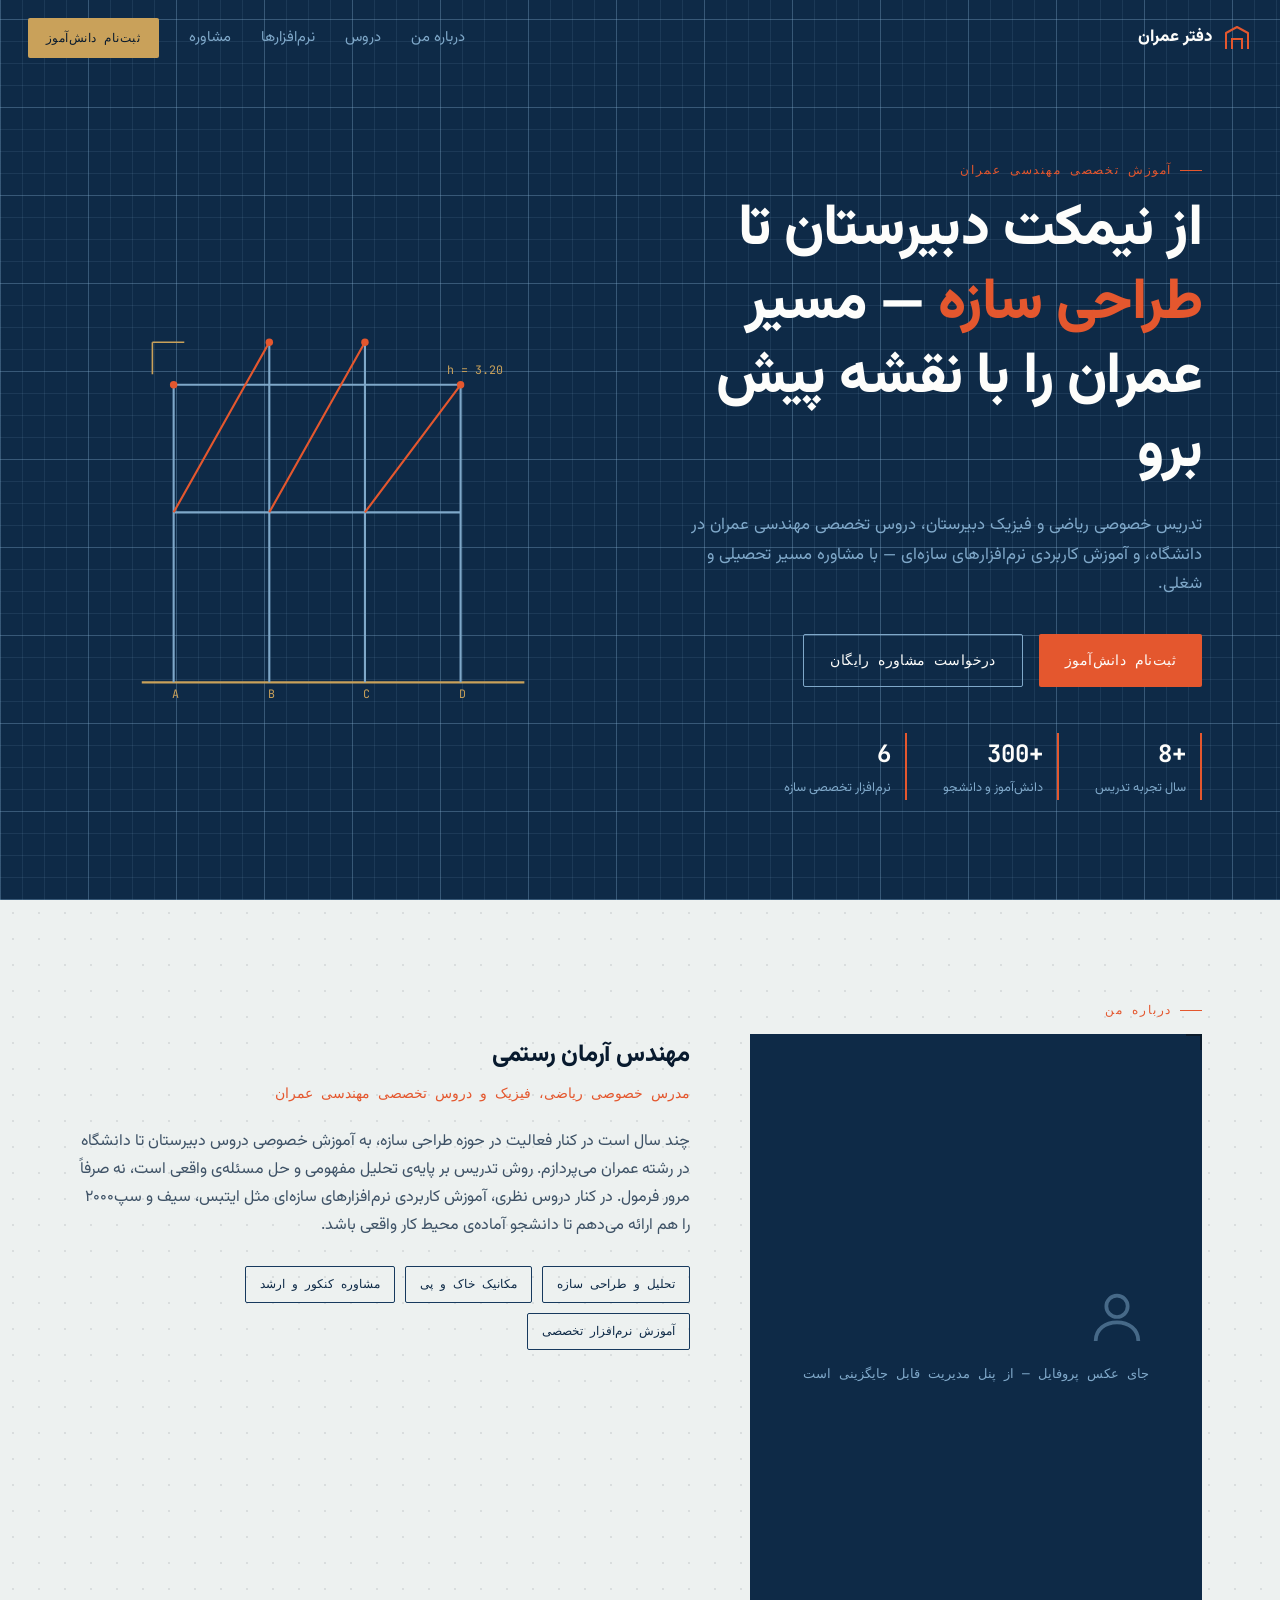
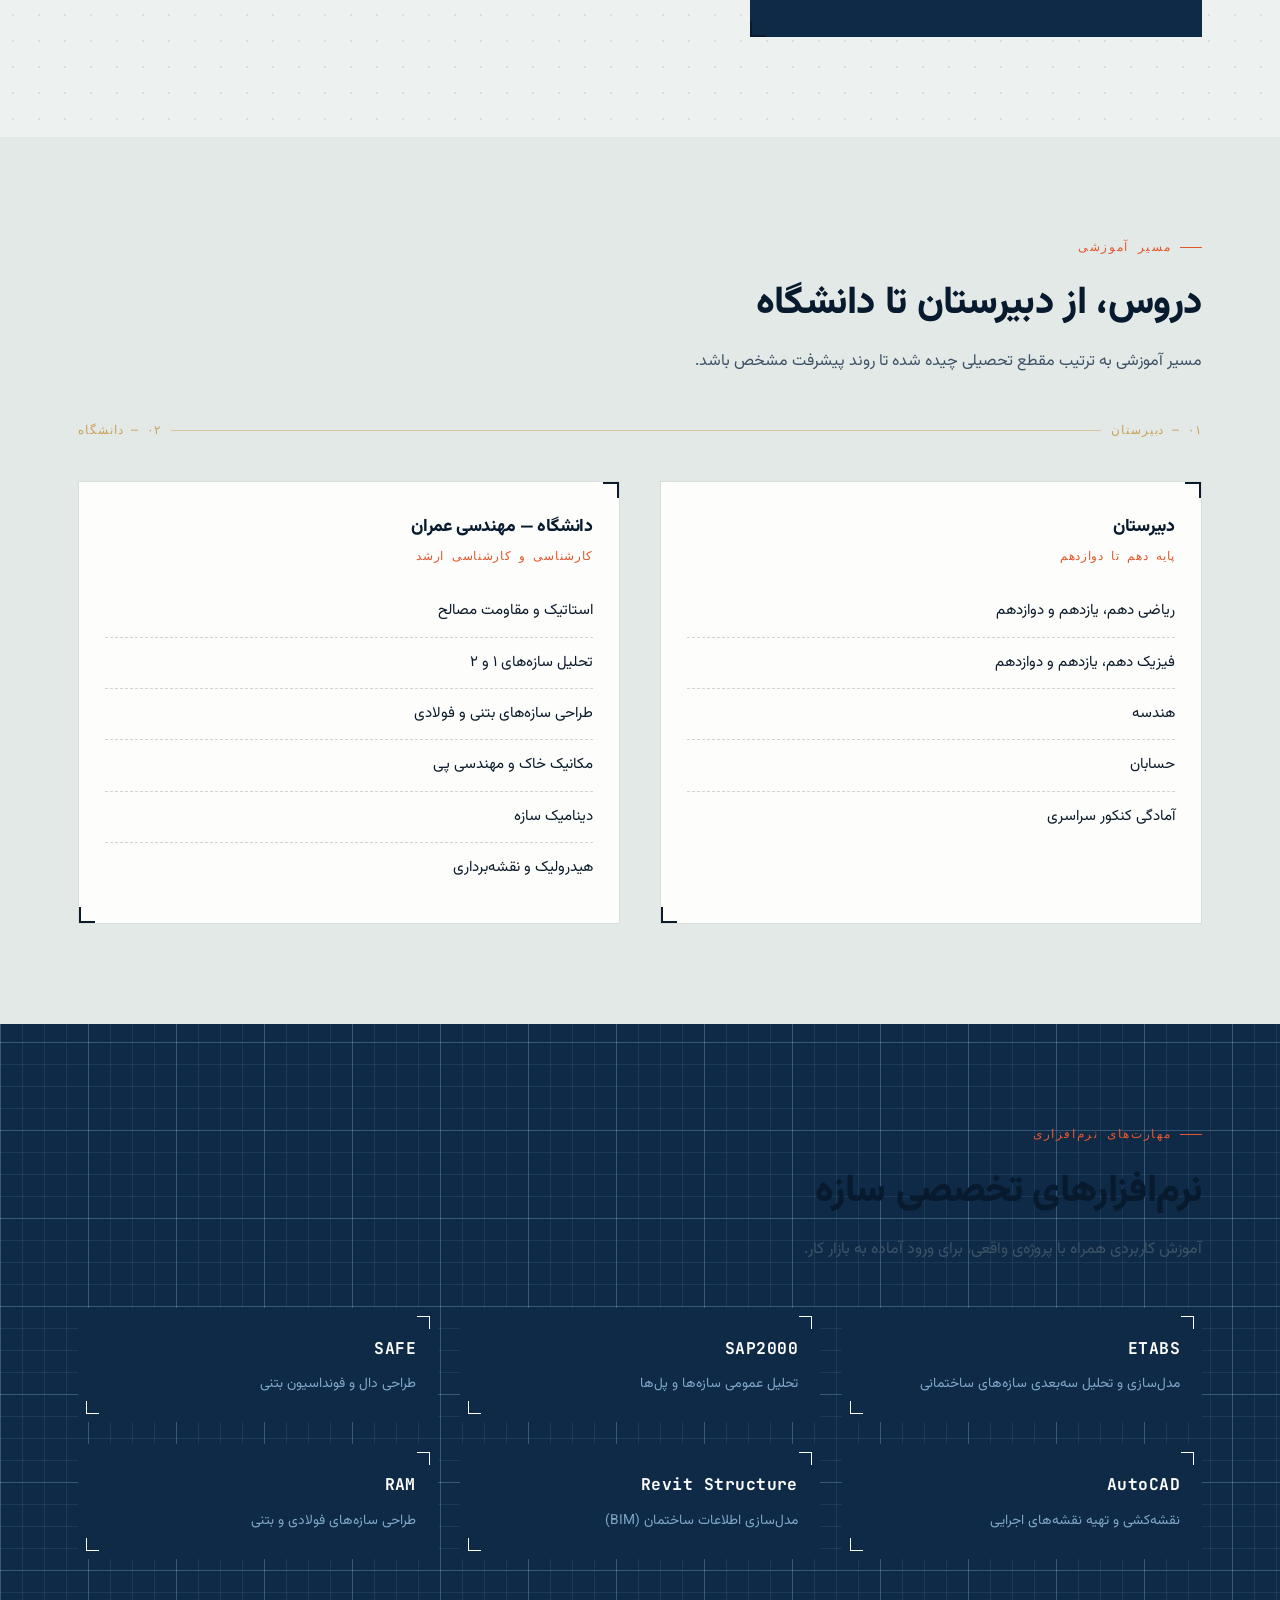
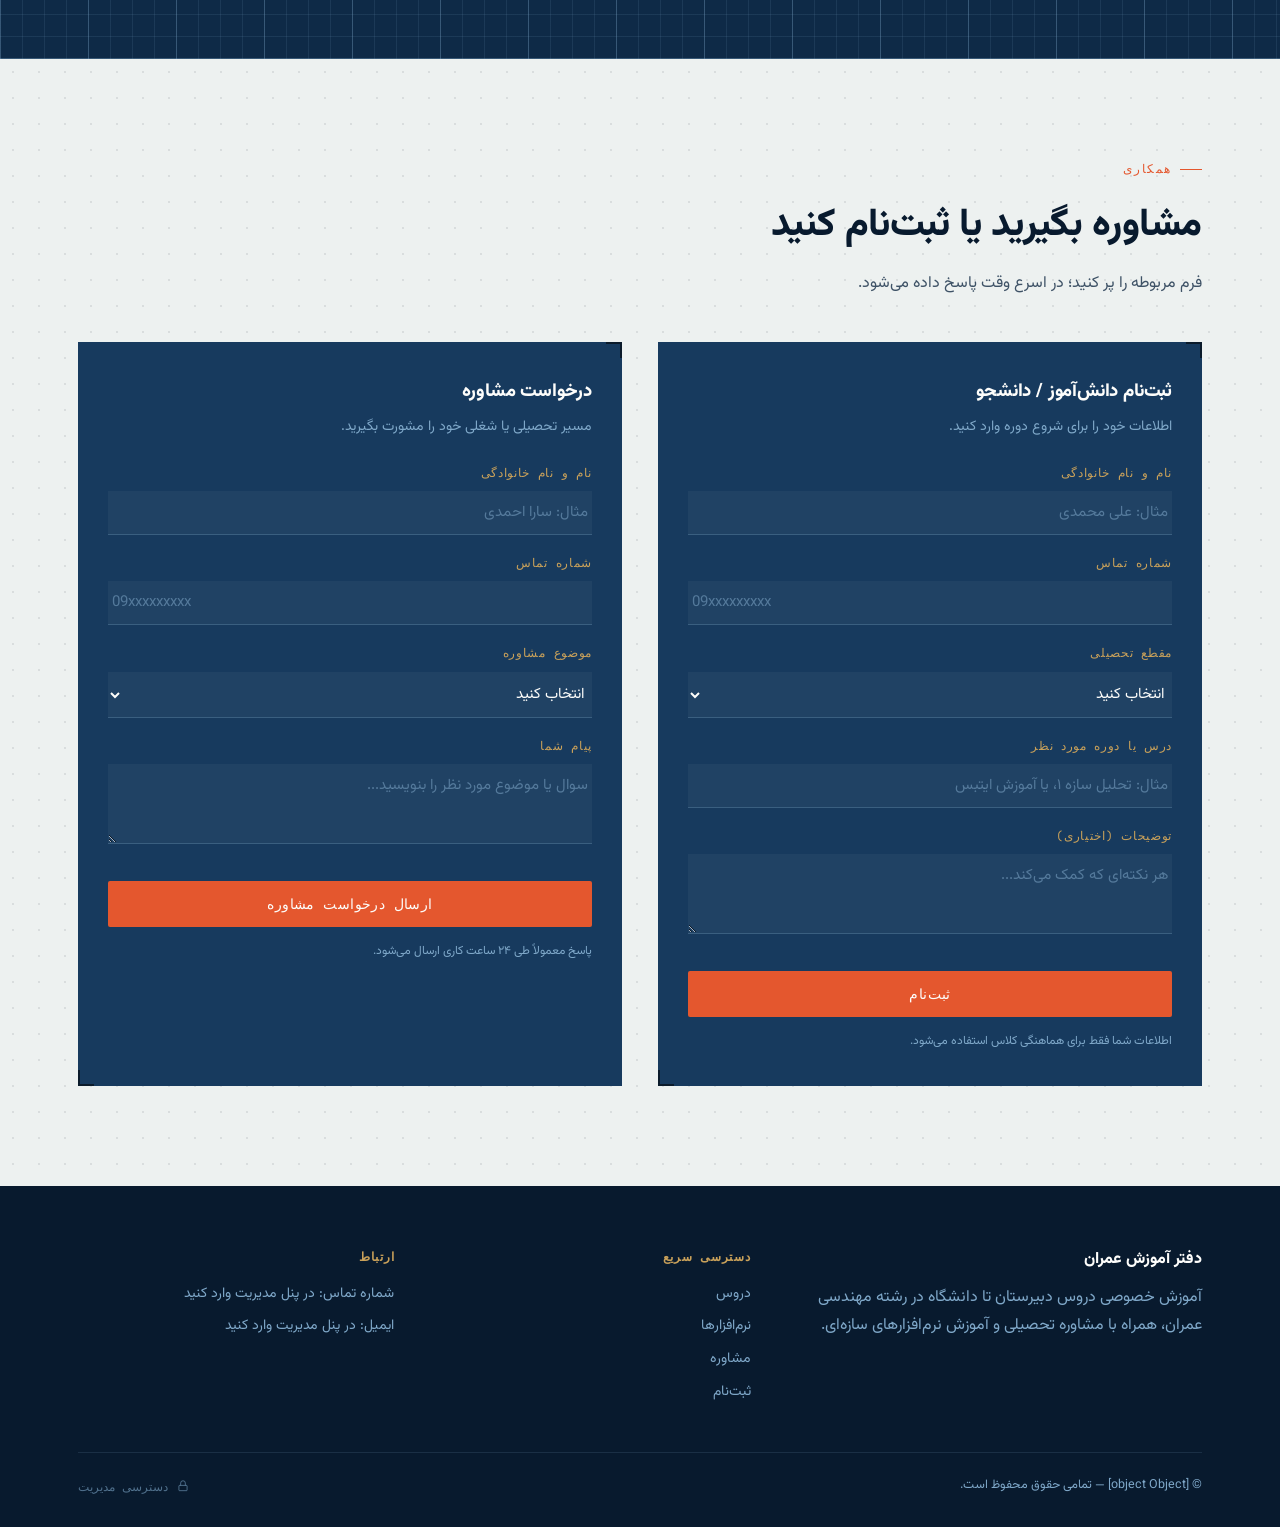
<file: civil-training.html>
<!DOCTYPE html>
<html lang="fa" dir="rtl">
<head>
<meta charset="UTF-8">
<meta name="viewport" content="width=device-width, initial-scale=1.0">
<title>دفتر آموزش عمران — پذیرش، مشاوره و آموزش تخصصی</title>
<link rel="preconnect" href="https://fonts.googleapis.com">
<link rel="preconnect" href="https://fonts.gstatic.com" crossorigin>
<link href="https://fonts.googleapis.com/css2?family=Vazirmatn:wght@400;500;600;700;800;900&family=JetBrains+Mono:wght@400;500;600;700&display=swap" rel="stylesheet">
<style>
:root{
  --navy-deep:#081A2E;
  --navy:#0E2A47;
  --navy-soft:#173A5E;
  --blue-line:#7FA8C9;
  --blue-line-dim:rgba(127,168,201,0.28);
  --paper:#EDF1F0;
  --paper-2:#E3E9E7;
  --ink:#0B1B2B;
  --ink-soft:#3E5266;
  --accent:#E4572E;
  --accent-dim:#c94a24;
  --brass:#C9A15A;
  --white:#FDFDFB;
  --radius:2px;
  --font-display:'Vazirmatn',Tahoma,sans-serif;
  --font-body:'Vazirmatn',Tahoma,sans-serif;
  --font-mono:'JetBrains Mono',ui-monospace,monospace;
}
*{margin:0;padding:0;box-sizing:border-box;}
html{scroll-behavior:smooth;}
@media (prefers-reduced-motion: reduce){
  html{scroll-behavior:auto;}
  *{animation-duration:0.01ms !important; animation-iteration-count:1 !important; transition-duration:0.01ms !important;}
}
body{
  font-family:var(--font-body);
  background:var(--paper);
  color:var(--ink);
  line-height:1.75;
  overflow-x:hidden;
}
img,svg{display:block;max-width:100%;}
a{color:inherit;text-decoration:none;}
button{font-family:inherit;cursor:pointer;border:none;background:none;}
input,textarea,select{font-family:inherit;}
::selection{background:var(--accent);color:var(--white);}

.eyebrow{
  font-family:var(--font-mono);
  font-size:0.72rem;
  letter-spacing:0.14em;
  color:var(--accent);
  text-transform:uppercase;
  display:flex;align-items:center;gap:8px;
  margin-bottom:14px;
}
.eyebrow::before{content:"";width:22px;height:1px;background:var(--accent);display:inline-block;}

h1,h2,h3{font-family:var(--font-display);font-weight:800;letter-spacing:-0.01em;}
.section-title{font-size:clamp(1.6rem,3.2vw,2.4rem);margin-bottom:10px;color:var(--navy-deep);}
.section-sub{color:var(--ink-soft);max-width:640px;font-size:1rem;margin-bottom:44px;}
.dark .section-title{color:var(--white);}
.dark .section-sub{color:var(--blue-line);}

.wrap{max-width:1180px;margin:0 auto;padding:0 28px;}
section{position:relative;padding:100px 0;}

/* ---------- blueprint grid backgrounds ---------- */
.bp-grid{
  position:relative;
  background-color:var(--navy);
  background-image:
    repeating-linear-gradient(0deg, var(--blue-line-dim) 0 1px, transparent 1px 88px),
    repeating-linear-gradient(90deg, var(--blue-line-dim) 0 1px, transparent 1px 88px),
    repeating-linear-gradient(0deg, rgba(127,168,201,0.12) 0 1px, transparent 1px 22px),
    repeating-linear-gradient(90deg, rgba(127,168,201,0.12) 0 1px, transparent 1px 22px);
  color:var(--white);
}
.paper-grid{
  background-color:var(--paper);
  background-image: radial-gradient(circle, rgba(11,27,43,0.09) 1px, transparent 1px);
  background-size:26px 26px;
}
.paper-alt{background-color:var(--paper-2);}

/* corner marks — recurring drafting-frame motif */
.frame{position:relative;}
.frame::before,.frame::after,.frame .c2::before,.frame .c2::after{content:"";position:absolute;width:14px;height:14px;border-color:var(--accent);}
.frame::before{top:0;right:0;border-top:2px solid;border-right:2px solid;}
.frame::after{bottom:0;left:0;border-bottom:2px solid;border-left:2px solid;}

/* dimension divider */
.dim-divider{display:flex;align-items:center;gap:10px;margin:0 0 40px;color:var(--brass);}
.dim-divider .tick{width:1px;height:14px;background:var(--brass);}
.dim-divider .line{flex:1;height:1px;background:var(--brass);opacity:0.5;}
.dim-divider span{font-family:var(--font-mono);font-size:0.72rem;letter-spacing:0.08em;white-space:nowrap;}

/* ---------- header ---------- */
header{
  position:fixed;top:0;right:0;left:0;z-index:200;
  display:flex;align-items:center;justify-content:space-between;
  padding:18px 28px;
  transition:background .35s ease, padding .35s ease, box-shadow .35s ease;
}
header.scrolled{
  background:rgba(8,26,46,0.86);
  backdrop-filter:blur(10px);
  padding:12px 28px;
  box-shadow:0 8px 30px rgba(0,0,0,0.25);
}
.brand{display:flex;align-items:center;gap:10px;font-family:var(--font-display);font-weight:800;color:var(--white);font-size:1.05rem;}
.brand .mark{width:30px;height:30px;flex-shrink:0;}
.brand .mark path{stroke:var(--accent);}
nav{display:flex;align-items:center;gap:30px;}
nav a{color:var(--blue-line);font-size:0.92rem;position:relative;padding:4px 0;transition:color .2s;}
nav a:hover{color:var(--white);}
nav a::after{content:"";position:absolute;bottom:0;right:0;width:0;height:1px;background:var(--accent);transition:width .25s;}
nav a:hover::after{width:100%;}
.nav-cta{
  font-family:var(--font-mono);font-size:0.78rem;letter-spacing:0.04em;
  color:var(--navy-deep) !important;background:var(--brass);
  padding:9px 18px;border-radius:var(--radius);
}
.nav-cta::after{display:none;}
.nav-cta:hover{background:#dab672;color:var(--navy-deep) !important;}
.hamburger{display:none;flex-direction:column;gap:5px;background:none;}
.hamburger span{width:24px;height:2px;background:var(--white);}

/* ---------- hero ---------- */
#hero{
  min-height:100vh;display:flex;align-items:center;padding-top:120px;padding-bottom:60px;
}
.hero-grid{display:grid;grid-template-columns:1.05fr 0.95fr;gap:50px;align-items:center;width:100%;}
.hero-copy h1{font-size:clamp(2.2rem,4.6vw,3.6rem);color:var(--white);line-height:1.28;margin-bottom:22px;}
.hero-copy h1 em{font-style:normal;color:var(--accent);}
.hero-copy p{color:var(--blue-line);font-size:1.05rem;max-width:520px;margin-bottom:34px;}
.hero-actions{display:flex;gap:16px;flex-wrap:wrap;margin-bottom:46px;}
.btn{
  font-family:var(--font-mono);font-size:0.85rem;letter-spacing:0.03em;
  padding:14px 26px;border-radius:var(--radius);display:inline-flex;align-items:center;gap:10px;
  transition:transform .2s, box-shadow .2s, background .2s;
}
.btn-primary{background:var(--accent);color:var(--white);}
.btn-primary:hover{background:var(--accent-dim);transform:translateY(-2px);box-shadow:0 10px 26px rgba(228,87,46,0.35);}
.btn-outline{border:1px solid var(--blue-line);color:var(--white);}
.btn-outline:hover{border-color:var(--white);background:rgba(255,255,255,0.06);transform:translateY(-2px);}
.hero-stats{display:flex;gap:36px;flex-wrap:wrap;}
.hero-stats .stat{border-right:2px solid var(--accent);padding-right:14px;}
.hero-stats .num{font-family:var(--font-mono);font-size:1.5rem;color:var(--white);font-weight:700;}
.hero-stats .lbl{font-size:0.8rem;color:var(--blue-line);margin-top:2px;}

.hero-art{position:relative;}
.hero-art svg{width:100%;height:auto;}
.hero-art .draw{stroke-dasharray:1400;stroke-dashoffset:1400;animation:draw 2.4s ease forwards;}
.hero-art .draw2{stroke-dasharray:600;stroke-dashoffset:600;animation:draw 1.8s ease forwards;animation-delay:.5s;}
.hero-art .fade{opacity:0;animation:fadeIn 1s ease forwards;animation-delay:1.6s;}
@keyframes draw{to{stroke-dashoffset:0;}}
@keyframes fadeIn{to{opacity:1;}}
.dim-label{font-family:var(--font-mono);font-size:11px;fill:var(--brass);}

/* ---------- reveal on scroll ---------- */
.reveal{opacity:0;transform:translateY(28px);transition:opacity .7s ease, transform .7s ease;}
.reveal.in{opacity:1;transform:translateY(0);}
.reveal-stagger > *{opacity:0;transform:translateY(24px);transition:opacity .6s ease, transform .6s ease;}
.reveal-stagger.in > *{opacity:1;transform:translateY(0);}
.reveal-stagger.in > *:nth-child(1){transition-delay:.05s;}
.reveal-stagger.in > *:nth-child(2){transition-delay:.14s;}
.reveal-stagger.in > *:nth-child(3){transition-delay:.23s;}
.reveal-stagger.in > *:nth-child(4){transition-delay:.32s;}
.reveal-stagger.in > *:nth-child(5){transition-delay:.41s;}
.reveal-stagger.in > *:nth-child(6){transition-delay:.5s;}

/* ---------- about ---------- */
#about .about-grid{display:grid;grid-template-columns:0.85fr 1.15fr;gap:60px;align-items:start;}
.portrait{position:relative;background:var(--navy);aspect-ratio:3/4;overflow:hidden;}
.portrait .frame::before,.portrait .frame::after{border-color:var(--brass);}
.portrait-fill{width:100%;height:100%;display:flex;align-items:center;justify-content:center;color:var(--blue-line);font-family:var(--font-mono);font-size:0.8rem;text-align:center;padding:20px;}
.portrait-fill svg{width:64px;height:64px;opacity:.5;margin-bottom:14px;}
.about-body h3{font-size:1.5rem;color:var(--navy-deep);margin-bottom:6px;}
.about-role{font-family:var(--font-mono);color:var(--accent);font-size:0.85rem;margin-bottom:22px;display:block;}
.about-text{color:var(--ink-soft);font-size:1rem;margin-bottom:26px;white-space:pre-line;}
.tag-row{display:flex;flex-wrap:wrap;gap:10px;}
.tag{
  font-family:var(--font-mono);font-size:0.76rem;padding:7px 14px;border:1px solid var(--navy-soft);color:var(--navy);
  border-radius:var(--radius);
}

/* ---------- courses ---------- */
.course-cols{display:grid;grid-template-columns:1fr 1fr;gap:40px;}
.course-col{background:var(--white);border:1px solid #d7ddd9;padding:30px 26px;position:relative;}
.course-col h3{font-size:1.1rem;color:var(--navy-deep);margin-bottom:4px;}
.course-col .stage-tag{font-family:var(--font-mono);font-size:0.72rem;color:var(--accent);letter-spacing:.06em;display:block;margin-bottom:20px;}
.course-list{list-style:none;}
.course-list li{
  display:flex;align-items:center;justify-content:space-between;gap:10px;
  padding:12px 0;border-bottom:1px dashed #cfd6d2;font-size:0.94rem;color:var(--ink);
}
.course-list li:last-child{border-bottom:none;}
.course-list li .rm{display:none;color:var(--accent);font-family:var(--font-mono);font-size:0.75rem;flex-shrink:0;}
.admin-mode .course-list li .rm{display:inline-block;}
.add-row{display:none;gap:8px;margin-top:16px;}
.admin-mode .add-row{display:flex;}
.add-row input{flex:1;border:1px solid #cfd6d2;padding:9px 12px;font-size:0.85rem;background:var(--paper);}
.add-row button{font-family:var(--font-mono);font-size:0.75rem;background:var(--navy);color:var(--white);padding:0 14px;}

/* ---------- software ---------- */
.soft-grid{display:grid;grid-template-columns:repeat(3,1fr);gap:22px;}
.soft-card{
  background:var(--navy);position:relative;padding:26px 22px;overflow:hidden;
  transition:transform .25s ease, box-shadow .25s ease;
}
.soft-card::before,.soft-card::after{content:"";position:absolute;width:12px;height:12px;border-color:var(--brass);}
.soft-card::before{top:8px;right:8px;border-top:1.5px solid;border-right:1.5px solid;}
.soft-card::after{bottom:8px;left:8px;border-bottom:1.5px solid;border-left:1.5px solid;}
.soft-card:hover{transform:translateY(-6px);box-shadow:0 18px 40px rgba(8,26,46,0.35);}
.soft-name{font-family:var(--font-mono);font-weight:700;color:var(--white);font-size:1.02rem;letter-spacing:.03em;margin-bottom:10px;}
.soft-desc{color:var(--blue-line);font-size:0.86rem;}
.soft-card .rm{display:none;position:absolute;top:10px;left:10px;color:var(--accent);font-family:var(--font-mono);font-size:0.7rem;}
.admin-mode .soft-card .rm{display:block;}
.soft-add{display:none;background:transparent;border:1px dashed var(--blue-line);align-items:center;justify-content:center;color:var(--blue-line);font-family:var(--font-mono);font-size:0.85rem;min-height:130px;}
.admin-mode .soft-add{display:flex;}

/* ---------- forms ---------- */
.form-grid{display:grid;grid-template-columns:1fr 1fr;gap:36px;}
.form-card{background:var(--navy-soft);padding:34px 30px;position:relative;}
.form-card h3{color:var(--white);font-size:1.15rem;margin-bottom:6px;}
.form-card .form-sub{color:var(--blue-line);font-size:0.88rem;margin-bottom:24px;}
.field{margin-bottom:18px;}
.field label{display:block;font-family:var(--font-mono);font-size:0.72rem;color:var(--brass);letter-spacing:.06em;margin-bottom:8px;}
.field input,.field select,.field textarea{
  width:100%;background:rgba(255,255,255,0.04);border:none;border-bottom:1px solid var(--blue-line-dim);
  color:var(--white);padding:10px 4px;font-size:0.94rem;outline:none;transition:border-color .2s;
}
.field input::placeholder,.field textarea::placeholder{color:rgba(127,168,201,0.55);}
.field input:focus,.field select:focus,.field textarea:focus{border-color:var(--accent);}
.field textarea{resize:vertical;min-height:80px;}
.field select option{color:#000;}
.form-submit{width:100%;justify-content:center;margin-top:8px;}
.form-note{font-size:0.75rem;color:var(--blue-line);margin-top:14px;}

/* ---------- footer ---------- */
footer{background:var(--navy-deep);color:var(--blue-line);padding:60px 0 30px;}
.footer-grid{display:grid;grid-template-columns:1.3fr 1fr 1fr;gap:40px;margin-bottom:40px;}
.footer-brand{color:var(--white);font-family:var(--font-display);font-weight:800;margin-bottom:10px;}
.footer-col h4{font-family:var(--font-mono);font-size:0.78rem;color:var(--brass);letter-spacing:.06em;margin-bottom:14px;}
.footer-col a,.footer-col p{display:block;font-size:0.88rem;color:var(--blue-line);margin-bottom:8px;}
.footer-bottom{display:flex;align-items:center;justify-content:space-between;border-top:1px solid rgba(127,168,201,0.15);padding-top:22px;font-size:0.78rem;flex-wrap:wrap;gap:12px;}
.admin-entry{display:flex;align-items:center;gap:8px;color:rgba(127,168,201,0.6);font-family:var(--font-mono);font-size:0.72rem;transition:color .2s;}
.admin-entry:hover{color:var(--brass);}

/* ---------- admin modal ---------- */
.modal-overlay{
  position:fixed;inset:0;background:rgba(8,17,29,0.72);backdrop-filter:blur(4px);
  display:flex;align-items:center;justify-content:center;z-index:500;opacity:0;pointer-events:none;transition:opacity .25s;
}
.modal-overlay.open{opacity:1;pointer-events:auto;}
.modal{
  background:var(--navy);width:min(400px,90vw);padding:36px 32px;position:relative;
  transform:translateY(14px) scale(.97);transition:transform .25s;
}
.modal-overlay.open .modal{transform:translateY(0) scale(1);}
.modal h3{color:var(--white);font-size:1.1rem;margin-bottom:6px;}
.modal p{color:var(--blue-line);font-size:0.85rem;margin-bottom:24px;}
.modal .close-x{position:absolute;top:16px;left:16px;color:var(--blue-line);font-size:1.2rem;}
.code-row{display:flex;gap:8px;justify-content:center;margin-bottom:20px;direction:ltr;}
.code-row input{
  width:44px;height:54px;text-align:center;font-family:var(--font-mono);font-size:1.3rem;color:var(--white);
  background:rgba(255,255,255,0.05);border:1px solid var(--blue-line-dim);border-radius:var(--radius);outline:none;
}
.code-row input:focus{border-color:var(--accent);}
.modal-error{color:var(--accent);font-size:0.8rem;text-align:center;margin-bottom:10px;min-height:16px;}
.modal .btn{width:100%;justify-content:center;}

/* ---------- admin dashboard ---------- */
#admin-dash{display:none;}
.admin-mode #admin-dash{display:block;}
.dash-tabs{display:flex;gap:10px;margin-bottom:30px;}
.dash-tab{
  font-family:var(--font-mono);font-size:0.8rem;padding:10px 18px;color:var(--blue-line);
  border:1px solid var(--blue-line-dim);border-radius:var(--radius);
}
.dash-tab.active{background:var(--accent);color:var(--white);border-color:var(--accent);}
.dash-panel{display:none;}
.dash-panel.active{display:grid;grid-template-columns:repeat(auto-fill,minmax(300px,1fr));gap:16px;}
.entry-card{background:var(--navy-soft);padding:20px 20px;position:relative;}
.entry-card .row{display:flex;justify-content:space-between;font-size:0.86rem;color:var(--blue-line);margin-bottom:6px;}
.entry-card .row b{color:var(--white);font-weight:600;}
.entry-card .msg{font-size:0.84rem;color:var(--white);margin-top:10px;padding-top:10px;border-top:1px dashed var(--blue-line-dim);}
.entry-card .del{position:absolute;top:14px;left:14px;color:var(--accent);font-family:var(--font-mono);font-size:0.7rem;}
.empty-state{color:var(--blue-line);font-family:var(--font-mono);font-size:0.85rem;grid-column:1/-1;padding:30px 0;text-align:center;}
.dash-code{display:flex;gap:10px;align-items:center;margin-top:30px;padding-top:26px;border-top:1px solid var(--blue-line-dim);}
.dash-code input{width:140px;background:rgba(255,255,255,0.05);border:1px solid var(--blue-line-dim);color:var(--white);padding:9px 12px;font-family:var(--font-mono);letter-spacing:.1em;}
.dash-code button{font-family:var(--font-mono);font-size:0.75rem;background:var(--brass);color:var(--navy-deep);padding:9px 16px;}

/* ---------- editable ---------- */
[contenteditable="true"]{outline:1px dashed transparent;transition:outline-color .2s;border-radius:2px;}
.admin-mode [contenteditable="true"]:hover{outline-color:var(--accent);}
.admin-mode [contenteditable="true"]:focus{outline:1px dashed var(--accent);background:rgba(228,87,46,0.06);}
.save-bar{display:none;align-items:center;gap:12px;margin-top:22px;}
.admin-mode .save-bar{display:flex;}
.save-bar button{font-family:var(--font-mono);font-size:0.78rem;background:var(--accent);color:var(--white);padding:9px 18px;border-radius:var(--radius);}
.save-bar .saved-ok{color:var(--brass);font-size:0.78rem;opacity:0;transition:opacity .3s;}
.save-bar .saved-ok.show{opacity:1;}

/* ---------- toast ---------- */
#toast-container{position:fixed;bottom:26px;left:26px;z-index:600;display:flex;flex-direction:column;gap:10px;}
.toast{
  background:var(--navy-deep);border-right:3px solid var(--accent);color:var(--white);padding:14px 20px;
  font-size:0.86rem;box-shadow:0 12px 30px rgba(0,0,0,0.3);
  transform:translateX(-30px);opacity:0;transition:transform .3s, opacity .3s;
  max-width:300px;
}
.toast.show{transform:translateX(0);opacity:1;}

/* ---------- responsive ---------- */
@media (max-width:960px){
  nav{position:fixed;top:0;left:0;right:0;bottom:0;background:var(--navy-deep);flex-direction:column;justify-content:center;
    transform:translateY(-100%);transition:transform .3s;padding:0;gap:26px;}
  nav.open{transform:translateY(0);}
  .hamburger{display:flex;}
  .hero-grid,#about .about-grid,.form-grid{grid-template-columns:1fr;}
  .course-cols{grid-template-columns:1fr;}
  .soft-grid{grid-template-columns:repeat(2,1fr);}
  .footer-grid{grid-template-columns:1fr;}
}
@media (max-width:560px){
  .soft-grid{grid-template-columns:1fr;}
  section{padding:70px 0;}
}
</style>
</head>
<body>

<header id="site-header">
  <a href="#hero" class="brand">
    <svg class="mark" viewBox="0 0 30 30" fill="none"><path d="M4 26V10L15 4L26 10V26" stroke-width="2" stroke-linejoin="round"/><path d="M10 26V16H20V26" stroke-width="2"/></svg>
    <span id="brand-name">دفتر عمران</span>
  </a>
  <button class="hamburger" id="hamburger" aria-label="منو"><span></span><span></span><span></span></button>
  <nav id="main-nav">
    <a href="#about">درباره من</a>
    <a href="#courses">دروس</a>
    <a href="#software">نرم‌افزارها</a>
    <a href="#consult">مشاوره</a>
    <a href="#enroll" class="nav-cta">ثبت‌نام دانش‌آموز</a>
  </nav>
</header>

<main>

<!-- HERO -->
<section id="hero" class="bp-grid">
  <div class="wrap hero-grid">
    <div class="hero-copy">
      <div class="eyebrow">آموزش تخصصی مهندسی عمران</div>
      <h1 id="hero-title" contenteditable="false">از نیمکت دبیرستان تا <em>طراحی سازه</em> — مسیر عمران را با نقشه پیش برو</h1>
      <p id="hero-desc" contenteditable="false">تدریس خصوصی ریاضی و فیزیک دبیرستان، دروس تخصصی مهندسی عمران در دانشگاه، و آموزش کاربردی نرم‌افزارهای سازه‌ای — با مشاوره مسیر تحصیلی و شغلی.</p>
      <div class="hero-actions">
        <a href="#enroll" class="btn btn-primary">ثبت‌نام دانش‌آموز</a>
        <a href="#consult" class="btn btn-outline">درخواست مشاوره رایگان</a>
      </div>
      <div class="hero-stats">
        <div class="stat"><div class="num">+8</div><div class="lbl">سال تجربه تدریس</div></div>
        <div class="stat"><div class="num">+300</div><div class="lbl">دانش‌آموز و دانشجو</div></div>
        <div class="stat"><div class="num">6</div><div class="lbl">نرم‌افزار تخصصی سازه</div></div>
      </div>
    </div>
    <div class="hero-art">
      <svg viewBox="0 0 480 460" fill="none" xmlns="http://www.w3.org/2000/svg">
        <path class="draw" d="M60 420 H420" stroke="var(--brass)" stroke-width="2"/>
        <path class="draw" d="M90 420 V140 M180 420 V100 M270 420 V100 M360 420 V140" stroke="var(--blue-line)" stroke-width="2"/>
        <path class="draw" d="M90 140 H360 M90 260 H360" stroke="var(--blue-line)" stroke-width="2"/>
        <path class="draw2" d="M90 260 L180 100 M180 260 L270 100 M270 260 L360 140" stroke="var(--accent)" stroke-width="2"/>
        <path class="draw2" d="M70 100 H100 M70 100 V130" stroke="var(--brass)" stroke-width="1.5"/>
        <g class="fade">
          <circle cx="90" cy="140" r="3.5" fill="var(--accent)"/>
          <circle cx="180" cy="100" r="3.5" fill="var(--accent)"/>
          <circle cx="270" cy="100" r="3.5" fill="var(--accent)"/>
          <circle cx="360" cy="140" r="3.5" fill="var(--accent)"/>
          <text x="95" y="435" class="dim-label">A</text>
          <text x="185" y="435" class="dim-label">B</text>
          <text x="275" y="435" class="dim-label">C</text>
          <text x="365" y="435" class="dim-label">D</text>
          <text x="400" y="130" class="dim-label">h = 3.20</text>
        </g>
      </svg>
    </div>
  </div>
</section>

<!-- ABOUT -->
<section id="about" class="paper-grid">
  <div class="wrap">
    <div class="eyebrow reveal">درباره من</div>
    <div class="about-grid">
      <div class="portrait frame reveal">
        <div class="c2"></div>
        <div class="portrait-fill">
          <div>
            <svg viewBox="0 0 24 24" fill="none" stroke="currentColor" stroke-width="1.4"><circle cx="12" cy="8" r="4"/><path d="M4 21c0-4.4 3.6-7 8-7s8 2.6 8 7"/></svg>
            جای عکس پروفایل — از پنل مدیریت قابل جایگزینی است
          </div>
        </div>
      </div>
      <div class="about-body reveal">
        <h3 id="about-name" contenteditable="false">مهندس آرمان رستمی</h3>
        <span class="about-role" id="about-role" contenteditable="false">مدرس خصوصی ریاضی، فیزیک و دروس تخصصی مهندسی عمران</span>
        <p class="about-text" id="about-text" contenteditable="false">چند سال است در کنار فعالیت در حوزه طراحی سازه، به آموزش خصوصی دروس دبیرستان تا دانشگاه در رشته عمران می‌پردازم. روش تدریس بر پایه‌ی تحلیل مفهومی و حل مسئله‌ی واقعی است، نه صرفاً مرور فرمول. در کنار دروس نظری، آموزش کاربردی نرم‌افزارهای سازه‌ای مثل ایتبس، سیف و سپ۲۰۰۰ را هم ارائه می‌دهم تا دانشجو آماده‌ی محیط کار واقعی باشد.</p>
        <div class="tag-row" id="about-tags">
          <span class="tag">تحلیل و طراحی سازه</span>
          <span class="tag">مکانیک خاک و پی</span>
          <span class="tag">مشاوره کنکور و ارشد</span>
          <span class="tag">آموزش نرم‌افزار تخصصی</span>
        </div>
        <div class="save-bar" data-section="about">
          <button class="btn btn-primary save-btn">ذخیره تغییرات بخش درباره من</button>
          <span class="saved-ok">ذخیره شد ✓</span>
        </div>
      </div>
    </div>
  </div>
</section>

<!-- COURSES -->
<section id="courses" class="paper-alt">
  <div class="wrap">
    <div class="eyebrow reveal">مسیر آموزشی</div>
    <h2 class="section-title reveal">دروس، از دبیرستان تا دانشگاه</h2>
    <p class="section-sub reveal">مسیر آموزشی به ترتیب مقطع تحصیلی چیده شده تا روند پیشرفت مشخص باشد.</p>
    <div class="dim-divider reveal"><span>۰۱ — دبیرستان</span><span class="line"></span><span>۰۲ — دانشگاه</span></div>
    <div class="course-cols reveal-stagger">
      <div class="course-col frame">
        <div class="c2"></div>
        <h3>دبیرستان</h3>
        <span class="stage-tag">پایه دهم تا دوازدهم</span>
        <ul class="course-list" id="list-highschool">
          <li><span>ریاضی دهم، یازدهم و دوازدهم</span><span class="rm" data-list="highschool">حذف</span></li>
          <li><span>فیزیک دهم، یازدهم و دوازدهم</span><span class="rm" data-list="highschool">حذف</span></li>
          <li><span>هندسه</span><span class="rm" data-list="highschool">حذف</span></li>
          <li><span>حسابان</span><span class="rm" data-list="highschool">حذف</span></li>
          <li><span>آمادگی کنکور سراسری</span><span class="rm" data-list="highschool">حذف</span></li>
        </ul>
        <div class="add-row"><input type="text" placeholder="عنوان درس جدید" data-add="highschool"><button data-addbtn="highschool">افزودن</button></div>
      </div>
      <div class="course-col frame">
        <div class="c2"></div>
        <h3>دانشگاه — مهندسی عمران</h3>
        <span class="stage-tag">کارشناسی و کارشناسی ارشد</span>
        <ul class="course-list" id="list-university">
          <li><span>استاتیک و مقاومت مصالح</span><span class="rm" data-list="university">حذف</span></li>
          <li><span>تحلیل سازه‌های ۱ و ۲</span><span class="rm" data-list="university">حذف</span></li>
          <li><span>طراحی سازه‌های بتنی و فولادی</span><span class="rm" data-list="university">حذف</span></li>
          <li><span>مکانیک خاک و مهندسی پی</span><span class="rm" data-list="university">حذف</span></li>
          <li><span>دینامیک سازه</span><span class="rm" data-list="university">حذف</span></li>
          <li><span>هیدرولیک و نقشه‌برداری</span><span class="rm" data-list="university">حذف</span></li>
        </ul>
        <div class="add-row"><input type="text" placeholder="عنوان درس جدید" data-add="university"><button data-addbtn="university">افزودن</button></div>
      </div>
    </div>
    <div class="save-bar" data-section="courses">
      <button class="btn btn-primary save-btn">ذخیره لیست دروس</button>
      <span class="saved-ok">ذخیره شد ✓</span>
    </div>
  </div>
</section>

<!-- SOFTWARE -->
<section id="software" class="bp-grid">
  <div class="wrap">
    <div class="eyebrow reveal">مهارت‌های نرم‌افزاری</div>
    <h2 class="section-title reveal">نرم‌افزارهای تخصصی سازه</h2>
    <p class="section-sub reveal">آموزش کاربردی همراه با پروژه‌ی واقعی، برای ورود آماده به بازار کار.</p>
    <div class="soft-grid reveal-stagger" id="soft-grid">
      <div class="soft-card"><span class="rm" data-soft-rm>حذف</span><div class="soft-name">ETABS</div><div class="soft-desc">مدل‌سازی و تحلیل سه‌بعدی سازه‌های ساختمانی</div></div>
      <div class="soft-card"><span class="rm" data-soft-rm>حذف</span><div class="soft-name">SAP2000</div><div class="soft-desc">تحلیل عمومی سازه‌ها و پل‌ها</div></div>
      <div class="soft-card"><span class="rm" data-soft-rm>حذف</span><div class="soft-name">SAFE</div><div class="soft-desc">طراحی دال و فونداسیون بتنی</div></div>
      <div class="soft-card"><span class="rm" data-soft-rm>حذف</span><div class="soft-name">AutoCAD</div><div class="soft-desc">نقشه‌کشی و تهیه نقشه‌های اجرایی</div></div>
      <div class="soft-card"><span class="rm" data-soft-rm>حذف</span><div class="soft-name">Revit Structure</div><div class="soft-desc">مدل‌سازی اطلاعات ساختمان (BIM)</div></div>
      <div class="soft-card"><span class="rm" data-soft-rm>حذف</span><div class="soft-name">RAM</div><div class="soft-desc">طراحی سازه‌های فولادی و بتنی</div></div>
      <button class="soft-add" id="soft-add-btn">+ افزودن نرم‌افزار</button>
    </div>
    <div class="save-bar" data-section="software">
      <button class="btn btn-primary save-btn">ذخیره لیست نرم‌افزارها</button>
      <span class="saved-ok">ذخیره شد ✓</span>
    </div>
  </div>
</section>

<!-- CONSULT + ENROLL -->
<section id="consult" class="paper-grid">
  <div class="wrap">
    <div class="eyebrow reveal">همکاری</div>
    <h2 class="section-title reveal">مشاوره بگیرید یا ثبت‌نام کنید</h2>
    <p class="section-sub reveal">فرم مربوطه را پر کنید؛ در اسرع وقت پاسخ داده می‌شود.</p>
    <div class="form-grid">
      <div class="form-card frame reveal" id="enroll">
        <div class="c2"></div>
        <h3>ثبت‌نام دانش‌آموز / دانشجو</h3>
        <p class="form-sub">اطلاعات خود را برای شروع دوره وارد کنید.</p>
        <form id="enroll-form">
          <div class="field"><label>نام و نام خانوادگی</label><input type="text" required placeholder="مثال: علی محمدی" name="name"></div>
          <div class="field"><label>شماره تماس</label><input type="tel" required placeholder="09xxxxxxxxx" name="phone" pattern="[0-9]{10,11}"></div>
          <div class="field"><label>مقطع تحصیلی</label>
            <select name="grade" required>
              <option value="">انتخاب کنید</option>
              <option>دبیرستان — پایه دهم</option>
              <option>دبیرستان — پایه یازدهم</option>
              <option>دبیرستان — پایه دوازدهم</option>
              <option>دانشجوی کارشناسی عمران</option>
              <option>داوطلب کارشناسی ارشد</option>
            </select>
          </div>
          <div class="field"><label>درس یا دوره مورد نظر</label><input type="text" placeholder="مثال: تحلیل سازه ۱، یا آموزش ایتبس" name="course"></div>
          <div class="field"><label>توضیحات (اختیاری)</label><textarea placeholder="هر نکته‌ای که کمک می‌کند..." name="message"></textarea></div>
          <button type="submit" class="btn btn-primary form-submit">ثبت‌نام</button>
          <p class="form-note">اطلاعات شما فقط برای هماهنگی کلاس استفاده می‌شود.</p>
        </form>
      </div>
      <div class="form-card frame reveal">
        <div class="c2"></div>
        <h3>درخواست مشاوره</h3>
        <p class="form-sub">مسیر تحصیلی یا شغلی خود را مشورت بگیرید.</p>
        <form id="consult-form">
          <div class="field"><label>نام و نام خانوادگی</label><input type="text" required placeholder="مثال: سارا احمدی" name="name"></div>
          <div class="field"><label>شماره تماس</label><input type="tel" required placeholder="09xxxxxxxxx" name="phone" pattern="[0-9]{10,11}"></div>
          <div class="field"><label>موضوع مشاوره</label>
            <select name="topic" required>
              <option value="">انتخاب کنید</option>
              <option>انتخاب رشته و دانشگاه</option>
              <option>مسیر کارشناسی ارشد</option>
              <option>برنامه‌ریزی درسی</option>
              <option>مسیر شغلی مهندسی عمران</option>
              <option>سایر</option>
            </select>
          </div>
          <div class="field"><label>پیام شما</label><textarea placeholder="سوال یا موضوع مورد نظر را بنویسید..." name="message"></textarea></div>
          <button type="submit" class="btn btn-primary form-submit">ارسال درخواست مشاوره</button>
          <p class="form-note">پاسخ معمولاً طی ۲۴ ساعت کاری ارسال می‌شود.</p>
        </form>
      </div>
    </div>
  </div>
</section>

<!-- ADMIN DASHBOARD -->
<section id="admin-dash" class="bp-grid">
  <div class="wrap">
    <div class="eyebrow">پنل مدیریت</div>
    <h2 class="section-title">درخواست‌های ثبت‌شده</h2>
    <div class="dash-tabs">
      <button class="dash-tab active" data-tab="students">ثبت‌نام‌ها</button>
      <button class="dash-tab" data-tab="consults">درخواست‌های مشاوره</button>
    </div>
    <div class="dash-panel active" id="panel-students"></div>
    <div class="dash-panel" id="panel-consults"></div>
    <div class="dash-code">
      <span style="font-family:var(--font-mono);font-size:0.8rem;color:var(--blue-line);">تغییر کد دسترسی (۶ رقم):</span>
      <input type="text" id="new-code" maxlength="6" inputmode="numeric" placeholder="------">
      <button id="change-code-btn">ذخیره کد جدید</button>
    </div>
  </div>
</section>

</main>

<footer>
  <div class="wrap">
    <div class="footer-grid">
      <div>
        <div class="footer-brand">دفتر آموزش عمران</div>
        <p>آموزش خصوصی دروس دبیرستان تا دانشگاه در رشته مهندسی عمران، همراه با مشاوره تحصیلی و آموزش نرم‌افزارهای سازه‌ای.</p>
      </div>
      <div class="footer-col">
        <h4>دسترسی سریع</h4>
        <a href="#courses">دروس</a>
        <a href="#software">نرم‌افزارها</a>
        <a href="#consult">مشاوره</a>
        <a href="#enroll">ثبت‌نام</a>
      </div>
      <div class="footer-col">
        <h4>ارتباط</h4>
        <p>شماره تماس: در پنل مدیریت وارد کنید</p>
        <p>ایمیل: در پنل مدیریت وارد کنید</p>
      </div>
    </div>
    <div class="footer-bottom">
      <span>© <span id="year"></span> — تمامی حقوق محفوظ است.</span>
      <button class="admin-entry" id="admin-open">
        <svg width="14" height="14" viewBox="0 0 24 24" fill="none" stroke="currentColor" stroke-width="1.6"><rect x="5" y="11" width="14" height="9" rx="1"/><path d="M8 11V7a4 4 0 0 1 8 0v4"/></svg>
        دسترسی مدیریت
      </button>
    </div>
  </div>
</footer>

<!-- ADMIN LOGIN MODAL -->
<div class="modal-overlay" id="admin-overlay">
  <div class="modal frame">
    <div class="c2"></div>
    <button class="close-x" id="admin-close">×</button>
    <h3>ورود به پنل مدیریت</h3>
    <p>کد ۶ رقمی دسترسی را وارد کنید.</p>
    <div class="code-row" id="code-row">
      <input type="text" maxlength="1" inputmode="numeric">
      <input type="text" maxlength="1" inputmode="numeric">
      <input type="text" maxlength="1" inputmode="numeric">
      <input type="text" maxlength="1" inputmode="numeric">
      <input type="text" maxlength="1" inputmode="numeric">
      <input type="text" maxlength="1" inputmode="numeric">
    </div>
    <div class="modal-error" id="modal-error"></div>
    <button class="btn btn-primary" id="modal-submit">ورود</button>
  </div>
</div>

<div id="toast-container"></div>

<script>
(function(){
  "use strict";
  document.getElementById('year').textContent = new jalaliOrGregorianYear();
  function jalaliOrGregorianYear(){ return new Date().getFullYear(); }

  var isAdmin = false;
  var DEFAULT_CODE = "112233";

  /* ---------------- utilities ---------------- */
  function toast(msg){
    var c = document.getElementById('toast-container');
    var t = document.createElement('div');
    t.className = 'toast';
    t.textContent = msg;
    c.appendChild(t);
    requestAnimationFrame(function(){ t.classList.add('show'); });
    setTimeout(function(){
      t.classList.remove('show');
      setTimeout(function(){ t.remove(); }, 300);
    }, 3200);
  }

  async function storeGet(key, shared){
    try{
      var res = await window.storage.get(key, !!shared);
      return res ? res.value : null;
    }catch(e){ return null; }
  }
  async function storeSet(key, value, shared){
    try{
      var res = await window.storage.set(key, value, !!shared);
      return !!res;
    }catch(e){ return false; }
  }
  async function storeDelete(key, shared){
    try{ await window.storage.delete(key, !!shared); return true; }catch(e){ return false; }
  }
  async function storeList(prefix, shared){
    try{
      var res = await window.storage.list(prefix, !!shared);
      return res ? res.keys : [];
    }catch(e){ return []; }
  }

  /* ---------------- scroll reveal ---------------- */
  var revealEls = document.querySelectorAll('.reveal, .reveal-stagger');
  var io = new IntersectionObserver(function(entries){
    entries.forEach(function(en){
      if(en.isIntersecting){ en.target.classList.add('in'); io.unobserve(en.target); }
    });
  }, {threshold:0.15});
  revealEls.forEach(function(el){ io.observe(el); });

  /* ---------------- header scroll state ---------------- */
  var header = document.getElementById('site-header');
  window.addEventListener('scroll', function(){
    header.classList.toggle('scrolled', window.scrollY > 40);
  });

  /* ---------------- mobile nav ---------------- */
  var hamburger = document.getElementById('hamburger');
  var mainNav = document.getElementById('main-nav');
  hamburger.addEventListener('click', function(){ mainNav.classList.toggle('open'); });
  mainNav.querySelectorAll('a').forEach(function(a){
    a.addEventListener('click', function(){ mainNav.classList.remove('open'); });
  });

  /* ---------------- content load/save ---------------- */
  var defaults = {
    hero: {
      title: document.getElementById('hero-title').innerText,
      desc: document.getElementById('hero-desc').innerText
    },
    about: {
      name: document.getElementById('about-name').innerText,
      role: document.getElementById('about-role').innerText,
      text: document.getElementById('about-text').innerText
    },
    courses: {
      highschool: Array.from(document.querySelectorAll('#list-highschool li span:first-child')).map(function(s){return s.textContent;}),
      university: Array.from(document.querySelectorAll('#list-university li span:first-child')).map(function(s){return s.textContent;})
    },
    software: Array.from(document.querySelectorAll('#soft-grid .soft-card')).map(function(c){
      return {name:c.querySelector('.soft-name').textContent, desc:c.querySelector('.soft-desc').textContent};
    }),
    brand: document.getElementById('brand-name').textContent
  };

  function renderCourseList(id, items){
    var ul = document.getElementById(id);
    ul.innerHTML = '';
    var listKey = id === 'list-highschool' ? 'highschool' : 'university';
    items.forEach(function(txt){
      var li = document.createElement('li');
      var span = document.createElement('span');
      span.textContent = txt;
      var rm = document.createElement('span');
      rm.className = 'rm';
      rm.textContent = 'حذف';
      rm.setAttribute('data-list', listKey);
      li.appendChild(span); li.appendChild(rm);
      ul.appendChild(li);
    });
  }

  function renderSoftware(items){
    var grid = document.getElementById('soft-grid');
    var addBtn = document.getElementById('soft-add-btn');
    grid.querySelectorAll('.soft-card').forEach(function(c){ c.remove(); });
    items.forEach(function(it){
      var card = document.createElement('div');
      card.className = 'soft-card';
      card.innerHTML = '<span class="rm" data-soft-rm>حذف</span><div class="soft-name"></div><div class="soft-desc"></div>';
      card.querySelector('.soft-name').textContent = it.name;
      card.querySelector('.soft-desc').textContent = it.desc;
      grid.insertBefore(card, addBtn);
    });
  }

  async function loadAllContent(){
    var hero = await storeGet('content:hero', true);
    if(hero){ hero = JSON.parse(hero); document.getElementById('hero-title').innerText = hero.title; document.getElementById('hero-desc').innerText = hero.desc; }
    else { await storeSet('content:hero', JSON.stringify(defaults.hero), true); }

    var about = await storeGet('content:about', true);
    if(about){ about = JSON.parse(about); document.getElementById('about-name').innerText = about.name; document.getElementById('about-role').innerText = about.role; document.getElementById('about-text').innerText = about.text; }
    else { await storeSet('content:about', JSON.stringify(defaults.about), true); }

    var courses = await storeGet('content:courses', true);
    if(courses){ courses = JSON.parse(courses); renderCourseList('list-highschool', courses.highschool); renderCourseList('list-university', courses.university); }
    else { await storeSet('content:courses', JSON.stringify(defaults.courses), true); }

    var software = await storeGet('content:software', true);
    if(software){ software = JSON.parse(software); renderSoftware(software); }
    else { await storeSet('content:software', JSON.stringify(defaults.software), true); }

    var brand = await storeGet('content:brand', true);
    if(brand){ document.getElementById('brand-name').textContent = brand; }
    else { await storeSet('content:brand', defaults.brand, true); }

    bindDynamicHandlers();
  }

  /* ---------------- editable toggling ---------------- */
  function setEditable(state){
    ['hero-title','hero-desc','about-name','about-role','about-text'].forEach(function(id){
      document.getElementById(id).setAttribute('contenteditable', state ? 'true' : 'false');
    });
  }

  /* ---------------- save handlers ---------------- */
  document.body.addEventListener('click', async function(e){
    var btn = e.target.closest('.save-btn');
    if(!btn) return;
    var bar = btn.closest('.save-bar');
    var section = bar.getAttribute('data-section');
    var ok = false;
    if(section === 'about'){
      var data = {
        name: document.getElementById('about-name').innerText.trim(),
        role: document.getElementById('about-role').innerText.trim(),
        text: document.getElementById('about-text').innerText.trim()
      };
      ok = await storeSet('content:about', JSON.stringify(data), true);
    } else if(section === 'courses'){
      var data2 = {
        highschool: Array.from(document.querySelectorAll('#list-highschool li span:first-child')).map(function(s){return s.textContent;}),
        university: Array.from(document.querySelectorAll('#list-university li span:first-child')).map(function(s){return s.textContent;})
      };
      ok = await storeSet('content:courses', JSON.stringify(data2), true);
    } else if(section === 'software'){
      var data3 = Array.from(document.querySelectorAll('#soft-grid .soft-card')).map(function(c){
        return {name:c.querySelector('.soft-name').textContent, desc:c.querySelector('.soft-desc').textContent};
      });
      ok = await storeSet('content:software', JSON.stringify(data3), true);
    }
    var okLabel = bar.querySelector('.saved-ok');
    if(ok){ okLabel.classList.add('show'); toast('تغییرات ذخیره شد.'); }
    else { toast('خطا در ذخیره‌سازی. دوباره تلاش کنید.'); }
    setTimeout(function(){ okLabel.classList.remove('show'); }, 2200);
  });

  // hero save on blur (auto, since no dedicated save bar in hero)
  ['hero-title','hero-desc'].forEach(function(id){
    document.getElementById(id).addEventListener('blur', async function(){
      if(!isAdmin) return;
      var data = { title: document.getElementById('hero-title').innerText.trim(), desc: document.getElementById('hero-desc').innerText.trim() };
      var ok = await storeSet('content:hero', JSON.stringify(data), true);
      if(ok) toast('عنوان صفحه اصلی ذخیره شد.');
    });
  });

  /* ---------------- dynamic list handlers (rebind after re-render) ---------------- */
  function bindDynamicHandlers(){
    document.body.onclick = document.body.onclick || null; // placeholder, real delegation below is global
  }

  // remove course item
  document.body.addEventListener('click', function(e){
    var rm = e.target.closest('.course-list .rm');
    if(rm && isAdmin){
      rm.closest('li').remove();
    }
  });

  // add course item
  document.body.addEventListener('click', function(e){
    var btn = e.target.closest('[data-addbtn]');
    if(!btn) return;
    var key = btn.getAttribute('data-addbtn');
    var input = document.querySelector('input[data-add="'+key+'"]');
    var val = input.value.trim();
    if(!val) return;
    var ul = document.getElementById(key === 'highschool' ? 'list-highschool' : 'list-university');
    var li = document.createElement('li');
    li.innerHTML = '<span></span><span class="rm" data-list="'+key+'">حذف</span>';
    li.querySelector('span').textContent = val;
    ul.appendChild(li);
    input.value = '';
  });

  // remove software card
  document.body.addEventListener('click', function(e){
    var rm = e.target.closest('[data-soft-rm]');
    if(rm && isAdmin){ rm.closest('.soft-card').remove(); }
  });

  // add software card
  document.getElementById('soft-add-btn').addEventListener('click', function(){
    var name = prompt('نام نرم‌افزار:');
    if(!name) return;
    var desc = prompt('توضیح کوتاه:') || '';
    var card = document.createElement('div');
    card.className = 'soft-card';
    card.innerHTML = '<span class="rm" data-soft-rm>حذف</span><div class="soft-name"></div><div class="soft-desc"></div>';
    card.querySelector('.soft-name').textContent = name;
    card.querySelector('.soft-desc').textContent = desc;
    document.getElementById('soft-grid').insertBefore(card, document.getElementById('soft-add-btn'));
  });

  /* ---------------- forms ---------------- */
  function uid(){ return Date.now().toString(36) + Math.random().toString(36).slice(2,8); }

  document.getElementById('enroll-form').addEventListener('submit', async function(e){
    e.preventDefault();
    var f = e.target;
    var entry = {
      id: uid(),
      name: f.name.value.trim(),
      phone: f.phone.value.trim(),
      grade: f.grade.value,
      course: f.course.value.trim(),
      message: f.message.value.trim(),
      date: new Date().toLocaleString('fa-IR')
    };
    var submitBtn = f.querySelector('button[type=submit]');
    submitBtn.disabled = true; submitBtn.textContent = 'در حال ثبت...';
    var ok = await storeSet('students:' + entry.id, JSON.stringify(entry), true);
    submitBtn.disabled = false; submitBtn.textContent = 'ثبت‌نام';
    if(ok){ toast('ثبت‌نام شما با موفقیت ثبت شد.'); f.reset(); }
    else { toast('خطایی پیش آمد. دوباره تلاش کنید.'); }
  });

  document.getElementById('consult-form').addEventListener('submit', async function(e){
    e.preventDefault();
    var f = e.target;
    var entry = {
      id: uid(),
      name: f.name.value.trim(),
      phone: f.phone.value.trim(),
      topic: f.topic.value,
      message: f.message.value.trim(),
      date: new Date().toLocaleString('fa-IR')
    };
    var submitBtn = f.querySelector('button[type=submit]');
    submitBtn.disabled = true; submitBtn.textContent = 'در حال ارسال...';
    var ok = await storeSet('consults:' + entry.id, JSON.stringify(entry), true);
    submitBtn.disabled = false; submitBtn.textContent = 'ارسال درخواست مشاوره';
    if(ok){ toast('درخواست مشاوره شما ارسال شد.'); f.reset(); }
    else { toast('خطایی پیش آمد. دوباره تلاش کنید.'); }
  });

  /* ---------------- admin login modal ---------------- */
  var overlay = document.getElementById('admin-overlay');
  var codeInputs = Array.from(document.querySelectorAll('#code-row input'));
  var modalError = document.getElementById('modal-error');

  function openModal(){
    overlay.classList.add('open');
    codeInputs.forEach(function(i){ i.value=''; });
    modalError.textContent = '';
    codeInputs[0].focus();
  }
  function closeModal(){ overlay.classList.remove('open'); }

  document.getElementById('admin-open').addEventListener('click', openModal);
  document.getElementById('admin-close').addEventListener('click', closeModal);
  overlay.addEventListener('click', function(e){ if(e.target === overlay) closeModal(); });

  codeInputs.forEach(function(input, idx){
    input.addEventListener('input', function(){
      input.value = input.value.replace(/[^0-9]/g,'').slice(0,1);
      if(input.value && idx < codeInputs.length - 1){ codeInputs[idx+1].focus(); }
      if(idx === codeInputs.length - 1 && input.value){ trySubmitCode(); }
    });
    input.addEventListener('keydown', function(e){
      if(e.key === 'Backspace' && !input.value && idx > 0){ codeInputs[idx-1].focus(); }
    });
  });

  document.getElementById('modal-submit').addEventListener('click', trySubmitCode);

  async function trySubmitCode(){
    var code = codeInputs.map(function(i){ return i.value; }).join('');
    if(code.length !== 6){ modalError.textContent = 'کد ۶ رقمی را کامل وارد کنید.'; return; }
    var cfg = await storeGet('site-config', true);
    var adminCode = DEFAULT_CODE;
    if(cfg){ try{ adminCode = JSON.parse(cfg).adminCode || DEFAULT_CODE; }catch(e){} }
    else { await storeSet('site-config', JSON.stringify({adminCode: DEFAULT_CODE}), true); }

    if(code === adminCode){
      isAdmin = true;
      document.body.classList.add('admin-mode');
      setEditable(true);
      closeModal();
      toast('به پنل مدیریت خوش آمدید.');
      loadDashboard();
      document.getElementById('admin-dash').scrollIntoView({behavior:'smooth'});
    } else {
      modalError.textContent = 'کد وارد شده صحیح نیست.';
      codeInputs.forEach(function(i){ i.value=''; });
      codeInputs[0].focus();
    }
  }

  /* ---------------- admin dashboard ---------------- */
  var dashTabs = document.querySelectorAll('.dash-tab');
  dashTabs.forEach(function(tab){
    tab.addEventListener('click', function(){
      dashTabs.forEach(function(t){ t.classList.remove('active'); });
      tab.classList.add('active');
      document.querySelectorAll('.dash-panel').forEach(function(p){ p.classList.remove('active'); });
      document.getElementById('panel-' + tab.getAttribute('data-tab')).classList.add('active');
    });
  });

  function entryCard(data, storeKey, fields){
    var card = document.createElement('div');
    card.className = 'entry-card';
    var html = '<span class="del">حذف</span>';
    fields.forEach(function(f){
      html += '<div class="row"><span>' + f.label + '</span><b>' + (data[f.key] || '—') + '</b></div>';
    });
    if(data.message){ html += '<div class="msg">' + data.message + '</div>'; }
    card.innerHTML = html;
    card.querySelector('.del').addEventListener('click', async function(){
      await storeDelete(storeKey, true);
      card.remove();
      toast('مورد حذف شد.');
    });
    return card;
  }

  async function loadDashboard(){
    var studentsPanel = document.getElementById('panel-students');
    var consultsPanel = document.getElementById('panel-consults');
    studentsPanel.innerHTML = '<div class="empty-state">در حال بارگذاری...</div>';
    consultsPanel.innerHTML = '<div class="empty-state">در حال بارگذاری...</div>';

    var studentKeys = await storeList('students:', true);
    studentsPanel.innerHTML = '';
    if(!studentKeys.length){ studentsPanel.innerHTML = '<div class="empty-state">هنوز ثبت‌نامی وجود ندارد.</div>'; }
    for(var i=0;i<studentKeys.length;i++){
      var raw = await storeGet(studentKeys[i], true);
      if(!raw) continue;
      var d = JSON.parse(raw);
      studentsPanel.appendChild(entryCard(d, studentKeys[i], [
        {label:'نام', key:'name'}, {label:'تماس', key:'phone'}, {label:'مقطع', key:'grade'}, {label:'درس', key:'course'}, {label:'تاریخ', key:'date'}
      ]));
    }

    var consultKeys = await storeList('consults:', true);
    consultsPanel.innerHTML = '';
    if(!consultKeys.length){ consultsPanel.innerHTML = '<div class="empty-state">هنوز درخواست مشاوره‌ای وجود ندارد.</div>'; }
    for(var j=0;j<consultKeys.length;j++){
      var raw2 = await storeGet(consultKeys[j], true);
      if(!raw2) continue;
      var d2 = JSON.parse(raw2);
      consultsPanel.appendChild(entryCard(d2, consultKeys[j], [
        {label:'نام', key:'name'}, {label:'تماس', key:'phone'}, {label:'موضوع', key:'topic'}, {label:'تاریخ', key:'date'}
      ]));
    }
  }

  document.getElementById('change-code-btn').addEventListener('click', async function(){
    var val = document.getElementById('new-code').value.trim();
    if(!/^[0-9]{6}$/.test(val)){ toast('کد باید دقیقاً ۶ رقم باشد.'); return; }
    var ok = await storeSet('site-config', JSON.stringify({adminCode: val}), true);
    if(ok){ toast('کد دسترسی جدید ذخیره شد.'); document.getElementById('new-code').value=''; }
    else { toast('خطا در ذخیره کد جدید.'); }
  });

  /* ---------------- init ---------------- */
  loadAllContent();
})();
</script>
</body>
</html>
</file>
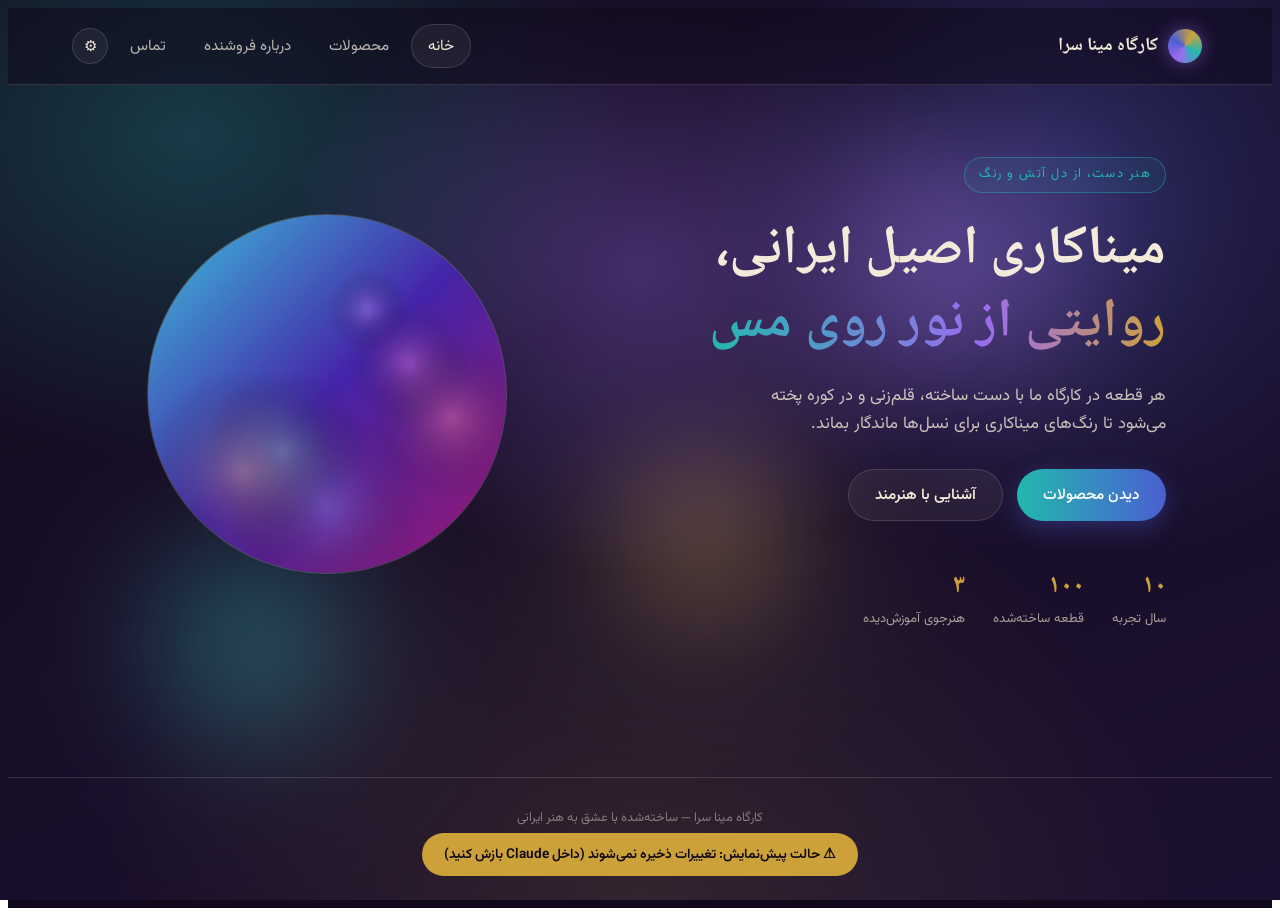
<file: Minakari.html>
<style id="msrStyles">
@import url('https://fonts.googleapis.com/css2?family=Noto+Naskh+Arabic:wght@500;700&family=Vazirmatn:wght@400;500;600;700;800&display=swap');

:root{
  --bg:#120a1c;
  --bg2:#1c1030;
  --turquoise:#22b8ae;
  --blue:#4a5fd1;
  --violet:#9c6bf0;
  --gold:#cda13a;
  --ivory:#f3ead9;
  --ink:#0d0712;
  --glass:rgba(243,234,217,0.06);
  --glass-border:rgba(243,234,217,0.14);
  --mx:50%;
  --my:30%;
  --radius:22px;
}

*{box-sizing:border-box;}

.msr-root{
  direction:rtl;
  font-family:'Vazirmatn',sans-serif;
  background:var(--bg);
  color:var(--ivory);
  min-height:100vh;
  position:relative;
  overflow-x:hidden;
  line-height:1.7;
}

.msr-root h1,.msr-root h2,.msr-root h3,.msr-root .msr-display{
  font-family:'Noto Naskh Arabic','Vazirmatn',serif;
  font-weight:700;
  letter-spacing:0.2px;
}

/* ---------- glaze backdrop ---------- */
.msr-glaze{
  position:fixed;
  inset:0;
  z-index:0;
  pointer-events:none;
  background:
    radial-gradient(600px 500px at var(--mx) var(--my), rgba(156,107,240,0.35), transparent 60%),
    radial-gradient(800px 600px at 15% 15%, rgba(34,184,174,0.28), transparent 55%),
    radial-gradient(700px 700px at 85% 20%, rgba(74,95,209,0.30), transparent 55%),
    radial-gradient(900px 800px at 50% 100%, rgba(205,161,58,0.14), transparent 60%),
    linear-gradient(160deg,var(--bg) 0%,var(--bg2) 100%);
  transition:background-position 0.2s ease-out;
}
.msr-blob{
  position:fixed;
  border-radius:50%;
  filter:blur(60px);
  opacity:0.55;
  z-index:0;
  pointer-events:auto;
  cursor:grab;
  mix-blend-mode:screen;
  animation:msrDrift 22s ease-in-out infinite;
}
.msr-blob:active{cursor:grabbing;animation-play-state:paused;}
.msr-blob.b1{width:380px;height:380px;background:radial-gradient(circle,var(--violet),transparent 70%);top:8%;right:10%;animation-delay:0s;}
.msr-blob.b2{width:300px;height:300px;background:radial-gradient(circle,var(--turquoise),transparent 70%);bottom:12%;left:8%;animation-delay:-7s;}
.msr-blob.b3{width:260px;height:260px;background:radial-gradient(circle,var(--gold),transparent 70%);top:45%;left:45%;animation-delay:-14s;}

@keyframes msrDrift{
  0%,100%{transform:translate(0,0) scale(1);}
  33%{transform:translate(18px,-24px) scale(1.06);}
  66%{transform:translate(-16px,14px) scale(0.96);}
}

@media (prefers-reduced-motion:reduce){
  .msr-blob{animation:none;}
  .msr-root *{animation-duration:0.001ms !important;transition-duration:0.001ms !important;}
}

/* ---------- layout shell ---------- */
.msr-nav{
  position:sticky;top:0;z-index:40;
  display:flex;align-items:center;justify-content:space-between;
  padding:16px 5vw;
  background:rgba(18,10,28,0.55);
  backdrop-filter:blur(14px);
  border-bottom:1px solid var(--glass-border);
}
.msr-brand{display:flex;align-items:center;gap:10px;cursor:pointer;background:none;border:none;color:inherit;}
.msr-brand-mark{
  width:34px;height:34px;border-radius:50%;
  background:conic-gradient(from 120deg,var(--turquoise),var(--violet),var(--blue),var(--gold),var(--turquoise));
  box-shadow:0 0 18px rgba(156,107,240,0.5);
}
.msr-brand-name{font-family:'Noto Naskh Arabic',serif;font-size:1.15rem;font-weight:700;}
.msr-links{display:flex;gap:6px;align-items:center;}
.msr-link{
  font-family:'Vazirmatn';font-size:0.95rem;color:var(--ivory);opacity:0.75;
  background:none;border:none;cursor:pointer;padding:9px 16px;border-radius:999px;
  transition:opacity .2s,background .2s;
}
.msr-link:hover{opacity:1;background:var(--glass);}
.msr-link.active{opacity:1;background:var(--glass);border:1px solid var(--glass-border);}
.msr-admin-btn{
  width:36px;height:36px;border-radius:50%;border:1px solid var(--glass-border);
  background:var(--glass);color:var(--ivory);cursor:pointer;font-size:15px;
  display:flex;align-items:center;justify-content:center;
}
.msr-admin-btn.on{background:var(--gold);color:var(--ink);border-color:var(--gold);}

.msr-menu-toggle{display:none;background:none;border:1px solid var(--glass-border);color:var(--ivory);width:38px;height:38px;border-radius:10px;cursor:pointer;font-size:18px;}

.msr-main{position:relative;z-index:1;max-width:1180px;margin:0 auto;padding:0 5vw 90px;}
.msr-page{display:none;animation:msrFade .5s ease both;}
.msr-page.active{display:block;}
@keyframes msrFade{from{opacity:0;transform:translateY(14px);}to{opacity:1;transform:none;}}

/* ---------- hero ---------- */
.msr-hero{
  display:grid;grid-template-columns:1.15fr 0.85fr;gap:48px;align-items:center;
  padding:72px 0 56px;
}
.msr-eyebrow{
  display:inline-flex;align-items:center;gap:8px;
  font-size:0.8rem;letter-spacing:1.5px;color:var(--turquoise);
  border:1px solid rgba(34,184,174,0.4);padding:6px 14px;border-radius:999px;
  margin-bottom:22px;background:rgba(34,184,174,0.08);
}
.msr-hero h1{font-size:clamp(2.1rem,4.4vw,3.4rem);line-height:1.35;margin:0 0 20px;}
.msr-hero h1 em{font-style:normal;background:linear-gradient(90deg,var(--turquoise),var(--violet) 60%,var(--gold));-webkit-background-clip:text;background-clip:text;color:transparent;}
.msr-hero p{font-size:1.05rem;color:rgba(243,234,217,0.8);max-width:46ch;margin-bottom:30px;}
.msr-cta-row{display:flex;gap:14px;flex-wrap:wrap;}
.msr-btn{
  font-family:'Vazirmatn';font-weight:600;font-size:0.95rem;
  padding:13px 26px;border-radius:999px;border:none;cursor:pointer;
  transition:transform .2s,box-shadow .2s;
}
.msr-btn.primary{background:linear-gradient(90deg,var(--turquoise),var(--blue));color:#f6fbfa;box-shadow:0 8px 24px rgba(74,95,209,0.35);}
.msr-btn.ghost{background:var(--glass);color:var(--ivory);border:1px solid var(--glass-border);}
.msr-btn:hover{transform:translateY(-2px);}

.msr-hero-medallion{
  position:relative;width:min(360px,80vw);aspect-ratio:1;margin:0 auto;
  border-radius:50%;
  border:1px solid var(--glass-border);
  background:var(--glass);
  display:flex;align-items:center;justify-content:center;
}
.msr-hero-medallion::before{
  content:'';position:absolute;inset:-14px;border-radius:50%;
  background:conic-gradient(from 0deg,var(--turquoise),var(--violet),var(--blue),var(--gold),var(--turquoise));
  opacity:0.5;filter:blur(18px);z-index:-1;
  animation:msrSpin 16s linear infinite;
}
@keyframes msrSpin{to{transform:rotate(360deg);}}

.msr-stats{display:flex;gap:28px;margin-top:44px;flex-wrap:wrap;}
.msr-stat b{display:block;font-family:'Noto Naskh Arabic',serif;font-size:1.6rem;color:var(--gold);}
.msr-stat span{font-size:0.82rem;color:rgba(243,234,217,0.65);}

/* ---------- sections ---------- */
.msr-section-head{margin:64px 0 30px;}
.msr-section-head h2{font-size:clamp(1.5rem,2.6vw,2.1rem);margin:0 0 8px;}
.msr-section-head p{color:rgba(243,234,217,0.65);max-width:60ch;}

/* medallion (rotatable image frame) */
.msr-medallion{
  position:relative;border-radius:50%;overflow:hidden;
  border:1px solid var(--glass-border);
  background:radial-gradient(circle at 30% 30%,rgba(255,255,255,0.08),transparent 60%),var(--glass);
  touch-action:none;
}
.msr-medallion img{
  width:100%;height:100%;object-fit:cover;position:absolute;inset:0;
  transform:rotate(var(--rot,0deg));
  transform-origin:50% 50%;
  cursor:grab;user-select:none;-webkit-user-drag:none;
}
.msr-medallion:active img{cursor:grabbing;}
.msr-medallion .msr-rot-hint{
  position:absolute;bottom:6px;left:50%;transform:translateX(-50%);
  font-size:0.65rem;background:rgba(13,7,18,0.55);padding:3px 9px;border-radius:999px;
  opacity:0;transition:opacity .2s;pointer-events:none;
}
.msr-medallion:hover .msr-rot-hint{opacity:0.85;}

/* products grid */
.msr-grid{display:grid;grid-template-columns:repeat(auto-fill,minmax(230px,1fr));gap:26px;}
.msr-card{
  background:var(--glass);border:1px solid var(--glass-border);border-radius:var(--radius);
  padding:20px;display:flex;flex-direction:column;align-items:center;text-align:center;
  transition:transform .25s,border-color .25s;
  opacity:0;transform:translateY(18px);
}
.msr-card.in-view{opacity:1;transform:none;}
.msr-card:hover{transform:translateY(-6px);border-color:rgba(205,161,58,0.5);}
.msr-card .msr-medallion{width:150px;height:150px;margin-bottom:16px;}
.msr-card h3{font-size:1.05rem;margin:0 0 4px;}
.msr-price{color:var(--gold);font-weight:700;font-family:'Noto Naskh Arabic',serif;margin-bottom:6px;}
.msr-size-row{display:flex;gap:5px;align-items:baseline;font-size:0.78rem;color:rgba(243,234,217,0.65);margin-bottom:10px;}
.msr-size-label{color:var(--turquoise);}
.msr-desc{font-size:0.86rem;color:rgba(243,234,217,0.72);margin-bottom:12px;min-height:2.6em;}
.msr-tag{font-size:0.72rem;color:var(--turquoise);border:1px solid rgba(34,184,174,0.4);padding:2px 10px;border-radius:999px;}

.msr-add-card{
  border:1.5px dashed var(--glass-border);border-radius:var(--radius);
  display:flex;align-items:center;justify-content:center;flex-direction:column;gap:8px;
  min-height:270px;cursor:pointer;color:rgba(243,234,217,0.6);background:none;
  font-family:'Vazirmatn';font-size:0.9rem;
}
.msr-add-card:hover{color:var(--ivory);border-color:var(--gold);}
.msr-add-card span{font-size:1.8rem;}

/* editable */
[contenteditable="true"]{outline:1px dashed rgba(205,161,58,0.55);border-radius:6px;padding:1px 4px;}
[contenteditable="true"]:focus{outline:1px solid var(--gold);background:rgba(205,161,58,0.08);}

.msr-edit-tools{display:flex;gap:8px;margin-top:10px;}
.msr-icon-btn{
  width:30px;height:30px;border-radius:50%;border:1px solid var(--glass-border);
  background:rgba(13,7,18,0.5);color:var(--ivory);cursor:pointer;font-size:13px;
  display:flex;align-items:center;justify-content:center;
}
.msr-icon-btn.danger:hover{background:#c0405a;border-color:#c0405a;}
.msr-upload-label{
  position:absolute;inset:0;display:flex;align-items:center;justify-content:center;
  background:rgba(13,7,18,0.45);opacity:0;transition:opacity .2s;cursor:pointer;
  font-size:1.2rem;border-radius:50%;
}
.msr-medallion:hover .msr-upload-label{opacity:1;}
.msr-upload-label input{display:none;}

/* about page */
.msr-about{display:grid;grid-template-columns:0.8fr 1.2fr;gap:48px;align-items:start;padding:20px 0;}
.msr-about .msr-medallion{width:260px;height:260px;margin:0 auto;}
.msr-about-name{font-size:1.6rem;margin:18px 0 2px;text-align:center;}
.msr-about-title{color:var(--turquoise);text-align:center;font-size:0.9rem;margin-bottom:0;}
.msr-bio{font-size:1rem;color:rgba(243,234,217,0.85);white-space:pre-wrap;}
.msr-fact-row{display:flex;gap:20px;margin-top:26px;flex-wrap:wrap;}
.msr-fact{background:var(--glass);border:1px solid var(--glass-border);border-radius:14px;padding:14px 18px;flex:1;min-width:140px;}
.msr-fact b{display:block;color:var(--gold);font-family:'Noto Naskh Arabic',serif;font-size:1.2rem;}
.msr-fact span{font-size:0.78rem;color:rgba(243,234,217,0.6);}

/* contact page */
.msr-contact-grid{display:grid;grid-template-columns:1fr 1fr;gap:26px;padding:10px 0 40px;}
.msr-contact-card{
  background:var(--glass);border:1px solid var(--glass-border);border-radius:var(--radius);
  padding:26px;display:flex;flex-direction:column;gap:10px;
}
.msr-contact-card h3{margin:0 0 6px;font-size:1.05rem;color:var(--turquoise);}
.msr-contact-row{display:flex;align-items:center;gap:10px;font-size:0.95rem;}
.msr-contact-row .ic{width:26px;text-align:center;opacity:0.8;}
.msr-contact-card a{color:var(--ivory);text-decoration:none;border-bottom:1px dotted rgba(243,234,217,0.4);}
.msr-contact-card a:hover{color:var(--gold);}

/* admin login modal */
.msr-modal-backdrop{
  position:fixed;inset:0;background:rgba(9,5,14,0.72);backdrop-filter:blur(4px);
  z-index:100;display:none;align-items:center;justify-content:center;padding:20px;
}
.msr-modal-backdrop.show{display:flex;}
.msr-modal{
  background:var(--bg2);border:1px solid var(--glass-border);border-radius:18px;
  padding:28px;max-width:340px;width:100%;text-align:center;
}
.msr-modal h3{margin:0 0 6px;}
.msr-modal p{font-size:0.85rem;color:rgba(243,234,217,0.65);margin-bottom:18px;}
.msr-modal input{
  width:100%;padding:11px 14px;border-radius:10px;border:1px solid var(--glass-border);
  background:rgba(255,255,255,0.05);color:var(--ivory);font-family:'Vazirmatn';margin-bottom:14px;
  text-align:center;letter-spacing:3px;font-size:1.1rem;
}
.msr-modal-actions{display:flex;gap:10px;}
.msr-modal-actions .msr-btn{flex:1;}
.msr-modal-err{color:#e08297;font-size:0.8rem;min-height:1.2em;margin:-6px 0 8px;}

/* toast */
.msr-toast{
  position:fixed;bottom:24px;left:50%;transform:translateX(-50%) translateY(20px);
  background:var(--gold);color:var(--ink);padding:10px 22px;border-radius:999px;
  font-size:0.85rem;font-weight:600;z-index:200;opacity:0;transition:opacity .25s,transform .25s;
  pointer-events:none;
}
.msr-toast.show{opacity:1;transform:translateX(-50%) translateY(0);}

.msr-footer{
  position:relative;z-index:1;text-align:center;padding:30px 5vw 50px;
  color:rgba(243,234,217,0.45);font-size:0.8rem;border-top:1px solid var(--glass-border);
}

/* responsive */
@media (max-width:860px){
  .msr-hero{grid-template-columns:1fr;text-align:center;padding-top:44px;}
  .msr-hero p{margin-inline:auto;}
  .msr-cta-row{justify-content:center;}
  .msr-stats{justify-content:center;}
  .msr-about{grid-template-columns:1fr;}
  .msr-contact-grid{grid-template-columns:1fr;}
  .msr-links{
    position:fixed;inset-inline:0;top:64px;background:rgba(18,10,28,0.97);
    flex-direction:column;padding:14px 5vw;gap:4px;border-bottom:1px solid var(--glass-border);
    transform:translateY(-130%);transition:transform .25s;z-index:39;
  }
  .msr-links.open{transform:translateY(0);}
  .msr-menu-toggle{display:flex;align-items:center;justify-content:center;}
  .msr-link{width:100%;text-align:center;}
}
</style>

<div class="msr-root" id="msrRoot" dir="rtl" lang="fa">
  <script type="application/json" id="msrSeedData">{}</script>
  <div class="msr-glaze" id="msrGlaze"></div>
  <div class="msr-blob b1" data-blob></div>
  <div class="msr-blob b2" data-blob></div>
  <div class="msr-blob b3" data-blob></div>

  <nav class="msr-nav">
    <button class="msr-brand" data-nav="home">
      <span class="msr-brand-mark"></span>
      <span class="msr-brand-name" id="msrShopName">کارگاه مینا سرا</span>
    </button>
    <button class="msr-menu-toggle" id="msrMenuToggle" aria-label="منو">☰</button>
    <div class="msr-links" id="msrLinks">
      <button class="msr-link" data-nav="home">خانه</button>
      <button class="msr-link" data-nav="products">محصولات</button>
      <button class="msr-link" data-nav="about">درباره فروشنده</button>
      <button class="msr-link" data-nav="contact">تماس</button>
      <button class="msr-admin-btn" id="msrPublishBtn" title="انتشار سایت" style="display:none;">🌐</button>
      <button class="msr-admin-btn" id="msrAdminBtn" title="ورود مدیر">⚙</button>
    </div>
  </nav>

  <main class="msr-main">

    <!-- HOME -->
    <section class="msr-page" data-page="home">
      <div class="msr-hero">
        <div>
          <span class="msr-eyebrow">هنر دست، از دل آتش و رنگ</span>
          <h1>میناکاری اصیل ایرانی، <em>روایتی از نور روی مس</em></h1>
          <p id="msrHeroText">هر قطعه در کارگاه ما با دست ساخته، قلم‌زنی و در کوره پخته می‌شود تا رنگ‌های میناکاری برای نسل‌ها ماندگار بماند.</p>
          <div class="msr-cta-row">
            <button class="msr-btn primary" data-nav="products">دیدن محصولات</button>
            <button class="msr-btn ghost" data-nav="about">آشنایی با هنرمند</button>
          </div>
          <div class="msr-stats" id="msrStats"></div>
        </div>
        <div class="msr-hero-medallion msr-medallion" id="msrHeroMedallion" data-rotatable>
          <img id="msrHeroImg" alt="نمونه میناکاری" draggable="false">
          <span class="msr-rot-hint">بکش تا بچرخانی</span>
        </div>
      </div>
    </section>

    <!-- PRODUCTS -->
    <section class="msr-page" data-page="products">
      <div class="msr-section-head">
        <h2>محصولات کارگاه</h2>
        <p>روی هر قاب می‌توانید بکشید تا بچرخد و زوایای مختلف قلم‌زنی را ببینید.</p>
      </div>
      <div class="msr-grid" id="msrProductGrid"></div>
    </section>

    <!-- ABOUT -->
    <section class="msr-page" data-page="about">
      <div class="msr-section-head">
        <h2>درباره فروشنده</h2>
        <p>داستان کارگاه و دستانی که این قطعات را می‌سازند.</p>
      </div>
      <div class="msr-about">
        <div>
          <div class="msr-medallion" id="msrAboutMedallion" data-rotatable style="width:260px;height:260px;">
            <img id="msrAboutImg" alt="تصویر هنرمند" draggable="false">
            <span class="msr-rot-hint">بکش تا بچرخانی</span>
          </div>
          <h3 class="msr-about-name" id="msrSellerName" contenteditable="false" data-field="seller.name">لیلا صدرزاده</h3>
          <p class="msr-about-title" id="msrSellerTitle" contenteditable="false" data-field="seller.title">استاد میناکاری، اصفهان</p>
        </div>
        <div>
          <p class="msr-bio" id="msrBio" contenteditable="false" data-field="seller.bio"></p>
          <div class="msr-fact-row" id="msrFactRow"></div>
        </div>
      </div>
    </section>

    <!-- CONTACT -->
    <section class="msr-page" data-page="contact">
      <div class="msr-section-head">
        <h2>تماس با ما</h2>
        <p>برای سفارش، سوال یا بازدید از کارگاه در ارتباط باشید.</p>
      </div>
      <div class="msr-contact-grid">
        <div class="msr-contact-card">
          <h3>راه‌های ارتباطی</h3>
          <div class="msr-contact-row"><span class="ic">📞</span><a id="msrPhoneLink" href="#" contenteditable="false" data-field="seller.phone"></a></div>
          <div class="msr-contact-row"><span class="ic">✉️</span><a id="msrEmailLink" href="#" contenteditable="false" data-field="seller.email"></a></div>
          <div class="msr-contact-row"><span class="ic">📷</span><span id="msrInsta" contenteditable="false" data-field="seller.instagram"></span></div>
        </div>
        <div class="msr-contact-card">
          <h3>آدرس کارگاه</h3>
          <div class="msr-contact-row"><span class="ic">📍</span><span id="msrAddress" contenteditable="false" data-field="seller.address" style="text-align:right;"></span></div>
          <div class="msr-contact-row"><span class="ic">🕐</span><span id="msrHours" contenteditable="false" data-field="seller.hours"></span></div>
        </div>
      </div>
    </section>

  </main>

  <footer class="msr-footer">
    <span id="msrFooterShop">کارگاه مینا سرا</span> — ساخته‌شده با عشق به هنر ایرانی
  </footer>

  <div class="msr-modal-backdrop" id="msrModalBackdrop">
    <div class="msr-modal">
      <h3 id="msrModalTitle">ورود مدیر فروشگاه</h3>
      <p>برای ویرایش عکس‌ها و متن‌های سایت، رمز مدیر را وارد کنید.</p>
      <input type="password" inputmode="numeric" id="msrPinInput" placeholder="••••" maxlength="12">
      <div class="msr-modal-err" id="msrModalErr"></div>
      <div class="msr-modal-actions">
        <button class="msr-btn ghost" id="msrModalCancel">انصراف</button>
        <button class="msr-btn primary" id="msrModalOk">ورود</button>
      </div>
    </div>
  </div>

  <div class="msr-toast" id="msrToast"></div>

  <div class="msr-modal-backdrop" id="msrPublishBackdrop">
    <div class="msr-modal" style="max-width:400px;text-align:right;">
      <h3 style="text-align:center;">انتشار سایت</h3>
      <p style="text-align:center;">این نسخه فقط داخل Claude ذخیره می‌شود. برای اینکه همه — بدون نیاز به Claude — همین محتوای الان را ببینند، یک فایل مستقل دانلود کنید و آن را هرجا (مثلاً یک هاست رایگان) آپلود کنید.</p>
      <button class="msr-btn primary" id="msrExportStaticBtn" style="width:100%;margin-bottom:10px;">⬇ دانلود نسخه‌ی عمومی (HTML مستقل)</button>
      <p style="font-size:0.75rem;opacity:0.7;margin:-4px 0 16px;">توجه: در نسخه‌ی منتشرشده، ویرایش‌های بعدی فقط روی گوشی/مرورگر شما ذخیره می‌شوند و برای بازدیدکننده‌های دیگر دیده نمی‌شوند — چون بک‌اند واقعی ندارد. برای تغییر محتوای عمومی، دوباره اینجا (داخل Claude) ویرایش کنید و همین فایل را از نو دانلود و جایگزین کنید.</p>
      <div style="display:flex;gap:10px;">
        <button class="msr-btn ghost" id="msrExportJsonBtn" style="flex:1;">دانلود پشتیبان (JSON)</button>
        <label class="msr-btn ghost" style="flex:1;text-align:center;cursor:pointer;">
          بارگذاری پشتیبان
          <input type="file" accept="application/json" id="msrImportJsonInput" style="display:none;">
        </label>
      </div>
      <button class="msr-btn ghost" id="msrPublishCloseBtn" style="width:100%;margin-top:14px;">بستن</button>
    </div>
  </div>
</div>

<script id="msrScript">
(function(){
  const STORE_KEY = "minasara-shop-v1";
  const ADMIN_PIN = "1234";
  let isAdmin = false;
  let data = null;
  const root = document.getElementById('msrRoot');

  /* ---------- placeholder art ---------- */
  function makePlaceholder(hueA,hueB,seed){
    const c = document.createElement('canvas');
    c.width = 400; c.height = 400;
    const ctx = c.getContext('2d');
    const g = ctx.createLinearGradient(0,0,400,400);
    g.addColorStop(0, `hsl(${hueA} 70% 55%)`);
    g.addColorStop(0.5, `hsl(${(hueA+hueB)/2} 65% 40%)`);
    g.addColorStop(1, `hsl(${hueB} 75% 35%)`);
    ctx.fillStyle = g;
    ctx.fillRect(0,0,400,400);
    // swirl marks to suggest enamel glaze
    for(let i=0;i<6;i++){
      const rx = 60 + ((seed*13+i*47) % 280);
      const ry = 60 + ((seed*29+i*61) % 280);
      const rad = 40 + ((seed*7+i*23) % 90);
      const grad = ctx.createRadialGradient(rx,ry,4,rx,ry,rad);
      grad.addColorStop(0, `hsla(${(hueA+i*40)%360} 90% 75% / 0.35)`);
      grad.addColorStop(1, 'transparent');
      ctx.fillStyle = grad;
      ctx.beginPath();
      ctx.arc(rx,ry,rad,0,Math.PI*2);
      ctx.fill();
    }
    return c.toDataURL('image/jpeg',0.85);
  }

  function defaultData(){
    return {
      seller:{
        shopName:"کارگاه مینا سرا",
        name:"لیلا صدرزاده",
        title:"استاد میناکاری، اصفهان",
        bio:"بیش از هجده سال است که مس را با آتش و رنگ به روایت تبدیل می‌کنم. کارگاه من در دل بازار سنتی اصفهان، همان جایی است که هنر میناکاری قرن‌هاست نفس می‌کشد. هر ظرف پیش از رسیدن به دست شما، چند بار داخل کوره پخته می‌شود تا رنگ‌ها برای همیشه روی مس بمانند.",
        years:"۱۰",
        students:"۳",
        pieces:"۱۰۰",
        phone:"۰۹۱۳ ۱۲۳ ۴۵۶۷",
        email:"info@minasara.example",
        instagram:"@minasara.workshop",
        address:"اصفهان، خیابان چهارباغ عباسی، کوچه هنر، پلاک ۱۲",
        hours:"شنبه تا پنجشنبه، ۹ صبح تا ۷ عصر",
        avatar:null,
        heroImage:null
      },
      products:[
        {id:'p1',name:'بشقاب میناکاری بزرگ',price:'۲٬۸۵۰٬۰۰۰ تومان',size:'قطر ۳۰ سانتی‌متر',desc:'قلم‌زنی دست، طرح ترنج سنتی روی بدنه مسی، مناسب دیوارکوب یا تزیین میز.',tag:'بشقاب',hueA:190,hueB:280,image:null},
        {id:'p2',name:'گوشواره مینای طاووسی',price:'۹۸۰٬۰۰۰ تومان',size:'طول ۴ سانتی‌متر',desc:'نقره خالص با روکش مینای آبی و فیروزه‌ای، طرح پر طاووس، سبک و مناسب استفاده روزانه.',tag:'جواهر',hueA:270,hueB:20,image:null},
        {id:'p3',name:'کاسه میوه‌خوری',price:'۳٬۴۰۰٬۰۰۰ تومان',size:'قطر ۲۲ ، ارتفاع ۱۰ سانتی‌متر',desc:'مناسب پذیرایی و میز شام، پایه مسی ضخیم و لبه طلاکوب دست‌ساز.',tag:'ظرف',hueA:210,hueB:150,image:null},
        {id:'p4',name:'جعبه جواهرات مینا',price:'۱٬۶۵۰٬۰۰۰ تومان',size:'۱۲ × ۸ × ۶ سانتی‌متر',desc:'دردار با لولای فلزی، آستر مخمل داخل، طرح گل و مرغ روی درب.',tag:'جعبه',hueA:320,hueB:45,image:null},
        {id:'p5',name:'گردنبند مدالیون مینا',price:'۱٬۲۰۰٬۰۰۰ تومان',size:'قطر مدالیون ۳ سانتی‌متر، زنجیر ۴۵ سانتی‌متر',desc:'زنجیر نقره با آویز مدالیون میناکاری‌شده، هدیه‌ای ماندگار برای مناسبت‌های خاص.',tag:'جواهر',hueA:160,hueB:260,image:null},
        {id:'p6',name:'زیرلیوانی شش‌تایی',price:'۷۵۰٬۰۰۰ تومان',size:'قطر هر عدد ۹ سانتی‌متر (۶ عدد)',desc:'ست شش عددی با جامدادی مسی، هر قطعه با طرح میناکاری منحصربه‌فرد.',tag:'دکوری',hueA:40,hueB:200,image:null}
      ]
    };
  }

  function ensureImages(d){
    if(!d.seller.avatar) d.seller.avatar = makePlaceholder(280,200,3);
    if(!d.seller.heroImage) d.seller.heroImage = makePlaceholder(190,320,7);
    d.products.forEach((p,i)=>{ if(!p.image) p.image = makePlaceholder(p.hueA||200,p.hueB||300,i+1); });
    return d;
  }

  function getPath(obj,path){
    return path.split('.').reduce((o,k)=>(o?o[k]:undefined),obj);
  }
  function setPath(obj,path,val){
    const parts = path.split('.');
    let o = obj;
    for(let i=0;i<parts.length-1;i++) o = o[parts[i]];
    o[parts[parts.length-1]] = val;
  }

  const STORAGE_OK = (typeof window.storage !== 'undefined' && window.storage && typeof window.storage.set === 'function');

  let saveTimer=null;
  async function saveNow(){
    if(!STORAGE_OK){
      toast('⚠ این نسخه ذخیره‌سازی ندارد — داخل Claude بازش کنید');
      return;
    }
    try{
      const payload = JSON.stringify(data);
      if(payload.length > 4700000){
        toast('⚠ حجم عکس‌ها زیاد است، یکی را کوچک‌تر کنید');
        return;
      }
      await window.storage.set(STORE_KEY, payload, true);
      toast('ذخیره شد');
    }catch(e){
      console.error('save failed', e);
      toast('⚠ ذخیره نشد: ' + (e && e.message ? e.message : 'خطای نامشخص'));
    }
  }
  function scheduleSave(){
    clearTimeout(saveTimer);
    saveTimer = setTimeout(saveNow, 400);
  }

  async function loadData(){
    let seed = null;
    try{ seed = JSON.parse(document.getElementById('msrSeedData').textContent || '{}'); }catch(e){}
    const hasSeed = seed && Array.isArray(seed.products) && seed.products.length>0;

    if(!STORAGE_OK){
      if(hasSeed){
        data = ensureImages(seed); // published/static copy — show the baked-in real content, no warning needed
      }else{
        data = ensureImages(defaultData());
        toast('⚠ حالت پیش‌نمایش: تغییرات ذخیره نمی‌شوند (داخل Claude بازش کنید)');
      }
      return;
    }
    try{
      const res = await window.storage.get(STORE_KEY, true);
      if(res && res.value){
        data = JSON.parse(res.value);
        data = ensureImages(data);
        return;
      }
    }catch(e){ /* not found or error -> fall back below */ }
    data = ensureImages(hasSeed ? seed : defaultData());
    scheduleSave();
  }

  /* ---------- toast ---------- */
  let toastTimer=null;
  function toast(msg){
    const el = document.getElementById('msrToast');
    el.textContent = msg;
    el.classList.add('show');
    clearTimeout(toastTimer);
    toastTimer = setTimeout(()=>el.classList.remove('show'), 1800);
  }

  /* ---------- rendering ---------- */
  function renderAll(){
    document.getElementById('msrShopName').textContent = data.seller.shopName;
    document.getElementById('msrFooterShop').textContent = data.seller.shopName;
    document.getElementById('msrHeroImg').src = data.seller.heroImage;

    const stats = document.getElementById('msrStats');
    stats.innerHTML = statTemplate();

    renderProducts();
    renderAbout();
    renderContact();
    applyAdminState();
    observeCards();
  }

  /* ---------- shared stat templates (kept in sync between home + about pages) ---------- */
  function statTemplate(){
    return `
      <div class="msr-stat"><b contenteditable="false" data-field="seller.years">${data.seller.years}</b><span>سال تجربه</span></div>
      <div class="msr-stat"><b contenteditable="false" data-field="seller.pieces">${data.seller.pieces}</b><span>قطعه ساخته‌شده</span></div>
      <div class="msr-stat"><b contenteditable="false" data-field="seller.students">${data.seller.students}</b><span>هنرجوی آموزش‌دیده</span></div>
    `;
  }
  function factTemplate(){
    return `
      <div class="msr-fact"><b contenteditable="false" data-field="seller.years">${data.seller.years}</b><span>سال سابقه</span></div>
      <div class="msr-fact"><b contenteditable="false" data-field="seller.pieces">${data.seller.pieces}</b><span>اثر تولید شده</span></div>
      <div class="msr-fact"><b contenteditable="false" data-field="seller.students">${data.seller.students}</b><span>هنرجو</span></div>
    `;
  }
  // Both the home hero and the about page show years/pieces/students —
  // editing either copy needs to update both, since they read the same fields.
  function syncStatDisplays(){
    document.getElementById('msrStats').innerHTML = statTemplate();
    document.getElementById('msrFactRow').innerHTML = factTemplate();
    applyAdminState();
  }

  function renderProducts(){
    const grid = document.getElementById('msrProductGrid');
    grid.innerHTML = '';
    data.products.forEach(p=>{
      const card = document.createElement('div');
      card.className = 'msr-card';
      card.innerHTML = `
        <div class="msr-medallion" data-rotatable data-product="${p.id}">
          <img src="${p.image}" alt="${p.name}" draggable="false">
          <span class="msr-rot-hint">بکش تا بچرخانی</span>
          <label class="msr-upload-label" style="display:none;">📷
            <input type="file" accept="image/*" data-upload-product="${p.id}">
          </label>
        </div>
        <span class="msr-tag">${p.tag}</span>
        <h3 contenteditable="false" data-field="product.${p.id}.name">${p.name}</h3>
        <div class="msr-price" contenteditable="false" data-field="product.${p.id}.price">${p.price}</div>
        <div class="msr-size-row"><span class="msr-size-label">سایز:</span><span class="msr-size" contenteditable="false" data-field="product.${p.id}.size">${p.size||''}</span></div>
        <div class="msr-desc" contenteditable="false" data-field="product.${p.id}.desc">${p.desc}</div>
        <div class="msr-edit-tools" style="display:none;">
          <button class="msr-icon-btn danger" data-remove-product="${p.id}" title="حذف">🗑</button>
        </div>
      `;
      grid.appendChild(card);
      attachRotate(card.querySelector('[data-rotatable]'));
    });
    if(isAdmin){
      const addCard = document.createElement('button');
      addCard.className = 'msr-add-card';
      addCard.innerHTML = '<span>+</span><span>افزودن محصول جدید</span>';
      addCard.addEventListener('click', addProduct);
      grid.appendChild(addCard);
    }
  }

  function renderAbout(){
    document.getElementById('msrAboutImg').src = data.seller.avatar;
    document.getElementById('msrSellerName').textContent = data.seller.name;
    document.getElementById('msrSellerTitle').textContent = data.seller.title;
    document.getElementById('msrBio').textContent = data.seller.bio;
    const facts = document.getElementById('msrFactRow');
    facts.innerHTML = factTemplate();
  }

  function renderContact(){
    const phone = document.getElementById('msrPhoneLink');
    phone.textContent = data.seller.phone;
    phone.href = 'tel:' + data.seller.phone.replace(/[^\d+]/g,'');
    const email = document.getElementById('msrEmailLink');
    email.textContent = data.seller.email;
    email.href = 'mailto:' + data.seller.email;
    document.getElementById('msrInsta').textContent = data.seller.instagram;
    document.getElementById('msrAddress').textContent = data.seller.address;
    document.getElementById('msrHours').textContent = data.seller.hours;
  }

  /* ---------- admin state toggling ---------- */
  function applyAdminState(){
    document.getElementById('msrAdminBtn').classList.toggle('on', isAdmin);
    document.getElementById('msrPublishBtn').style.display = isAdmin ? 'flex' : 'none';
    document.querySelectorAll('[data-field]').forEach(el=>{
      el.setAttribute('contenteditable', isAdmin ? 'true' : 'false');
    });
    document.querySelectorAll('.msr-upload-label').forEach(el=>{
      el.style.display = isAdmin ? 'flex' : 'none';
    });
    document.querySelectorAll('.msr-edit-tools').forEach(el=>{
      el.style.display = isAdmin ? 'flex' : 'none';
    });
  }

  /* ---------- rotate on drag ---------- */
  function attachRotate(medallion){
    if(!medallion || medallion.dataset.rotBound) return;
    medallion.dataset.rotBound = '1';
    const img = medallion.querySelector('img');
    let dragging=false, cx=0, cy=0, startAngle=0, startRot=0;

    function currentRot(){
      const m = img.style.getPropertyValue('--rot');
      return parseFloat(m) || 0;
    }
    function angleAt(x,y){
      return Math.atan2(y-cy, x-cx) * 180/Math.PI;
    }
    medallion.addEventListener('pointerdown', (e)=>{
      const targetLabel = e.target.closest('.msr-upload-label');
      if(targetLabel) return; // let upload click through
      dragging = true;
      medallion.setPointerCapture(e.pointerId);
      const rect = medallion.getBoundingClientRect();
      cx = rect.left + rect.width/2;
      cy = rect.top + rect.height/2;
      startAngle = angleAt(e.clientX, e.clientY);
      startRot = currentRot();
    });
    medallion.addEventListener('pointermove', (e)=>{
      if(!dragging) return;
      const a = angleAt(e.clientX, e.clientY);
      const newRot = startRot + (a - startAngle);
      img.style.setProperty('--rot', newRot + 'deg');
    });
    function end(e){
      if(!dragging) return;
      dragging = false;
      try{ medallion.releasePointerCapture(e.pointerId); }catch(err){}
    }
    medallion.addEventListener('pointerup', end);
    medallion.addEventListener('pointercancel', end);
  }

  /* ---------- decorative blob dragging ---------- */
  function attachBlobDrag(){
    document.querySelectorAll('[data-blob]').forEach(blob=>{
      let dragging=false, offX=0, offY=0;
      blob.addEventListener('pointerdown', e=>{
        dragging = true;
        blob.setPointerCapture(e.pointerId);
        const rect = blob.getBoundingClientRect();
        offX = e.clientX - rect.left;
        offY = e.clientY - rect.top;
        blob.style.animation = 'none';
      });
      blob.addEventListener('pointermove', e=>{
        if(!dragging) return;
        blob.style.left = (e.clientX - offX) + 'px';
        blob.style.top = (e.clientY - offY) + 'px';
        blob.style.right = 'auto';
        blob.style.bottom = 'auto';
      });
      function end(e){ dragging=false; try{blob.releasePointerCapture(e.pointerId);}catch(err){} }
      blob.addEventListener('pointerup', end);
      blob.addEventListener('pointercancel', end);
    });
  }

  /* ---------- editable text commit ---------- */
  function bindEditableCommit(){
    root.addEventListener('focusout', (e)=>{
      const el = e.target.closest('[data-field]');
      if(!el || !isAdmin) return;
      const field = el.dataset.field;
      let val = el.textContent.trim();
      if(field.startsWith('product.')){
        const [, id, key] = field.split('.');
        const prod = data.products.find(p=>p.id===id);
        if(prod){ prod[key] = val; }
      }else{
        setPath(data, field, val);
      }
      if(field==='seller.shopName'){
        document.getElementById('msrFooterShop').textContent = val;
      }
      if(field==='seller.phone' || field==='seller.email'){
        renderContact();
      }
      if(field==='seller.years' || field==='seller.pieces' || field==='seller.students'){
        syncStatDisplays();
      }
      scheduleSave();
    }, true);
  }

  /* ---------- image upload ---------- */
  // Resizes to a generous max dimension (medallions render up to ~260px,
  // but at 2x/3x device pixel ratio that needs ~800px source to look sharp).
  // Then compresses adaptively: starts at high quality and only steps down
  // if the encoded file is still too large, instead of always crushing it.
  function resizeImage(file, maxDim, cb){
    const reader = new FileReader();
    reader.onload = ()=>{
      const img = new Image();
      img.onload = ()=>{
        let w=img.width, h=img.height;
        if(w>h && w>maxDim){ h = h*(maxDim/w); w = maxDim; }
        else if(h>maxDim){ w = w*(maxDim/h); h = maxDim; }
        const c = document.createElement('canvas');
        c.width=Math.round(w); c.height=Math.round(h);
        const ctx = c.getContext('2d');
        ctx.imageSmoothingEnabled = true;
        ctx.imageSmoothingQuality = 'high';
        ctx.drawImage(img,0,0,c.width,c.height);

        const TARGET_BYTES = 550000; // ~550KB per image keeps a full shop well under the 5MB storage cap
        let quality = 0.94;
        let dataUrl = c.toDataURL('image/jpeg', quality);
        while(dataUrl.length > TARGET_BYTES && quality > 0.5){
          quality -= 0.08;
          dataUrl = c.toDataURL('image/jpeg', quality);
        }
        cb(dataUrl);
      };
      img.onerror = ()=> toast('⚠ این عکس خوانده نشد');
      img.src = reader.result;
    };
    reader.readAsDataURL(file);
  }

  function bindUploads(){
    root.addEventListener('change', (e)=>{
      const input = e.target.closest('input[type=file]');
      if(!input || !isAdmin) return;
      const file = input.files[0];
      if(!file) return;
      toast('در حال پردازش عکس…');
      resizeImage(file, 900, (dataUrl)=>{
        if(input.dataset.uploadProduct){
          const prod = data.products.find(p=>p.id===input.dataset.uploadProduct);
          if(prod){ prod.image = dataUrl; }
        }else if(input.dataset.uploadTarget==='avatar'){
          data.seller.avatar = dataUrl;
        }else if(input.dataset.uploadTarget==='hero'){
          data.seller.heroImage = dataUrl;
        }
        renderProducts();
        renderAbout();
        document.getElementById('msrHeroImg').src = data.seller.heroImage;
        applyAdminState();
        saveNow(); // save right away — an upload is a deliberate action, not a keystroke
      });
    });
  }

  function addProduct(){
    const id = 'p' + Date.now();
    data.products.push({
      id, name:'محصول جدید', price:'—', size:'—', desc:'توضیح محصول را اینجا بنویسید.',
      tag:'جدید', hueA: Math.floor(Math.random()*360), hueB: Math.floor(Math.random()*360), image:null
    });
    ensureImages(data);
    scheduleSave();
    renderProducts();
    applyAdminState();
  }

  function bindRemoveProduct(){
    root.addEventListener('click', (e)=>{
      const btn = e.target.closest('[data-remove-product]');
      if(!btn) return;
      const id = btn.dataset.removeProduct;
      data.products = data.products.filter(p=>p.id!==id);
      scheduleSave();
      renderProducts();
      applyAdminState();
    });
  }

  /* seller avatar / hero upload labels (added dynamically since not in initial markup loop) */
  function injectSellerUploadLabels(){
    const aboutM = document.getElementById('msrAboutMedallion');
    if(!aboutM.querySelector('.msr-upload-label')){
      const label = document.createElement('label');
      label.className = 'msr-upload-label';
      label.style.display = 'none';
      label.innerHTML = '📷<input type="file" accept="image/*" data-upload-target="avatar">';
      aboutM.appendChild(label);
    }
    const heroM = document.getElementById('msrHeroMedallion');
    if(!heroM.querySelector('.msr-upload-label')){
      const label = document.createElement('label');
      label.className = 'msr-upload-label';
      label.style.display = 'none';
      label.innerHTML = '📷<input type="file" accept="image/*" data-upload-target="hero">';
      heroM.appendChild(label);
    }
  }

  /* ---------- routing ---------- */
  function navigate(page){
    document.querySelectorAll('.msr-page').forEach(p=>p.classList.toggle('active', p.dataset.page===page));
    document.querySelectorAll('.msr-link').forEach(l=>l.classList.toggle('active', l.dataset.nav===page));
    document.getElementById('msrLinks').classList.remove('open');
    window.scrollTo({top:0, behavior:'smooth'});
    observeCards();
  }
  function bindNav(){
    root.addEventListener('click', (e)=>{
      const navBtn = e.target.closest('[data-nav]');
      if(navBtn){ navigate(navBtn.dataset.nav); }
    });
    document.getElementById('msrMenuToggle').addEventListener('click', ()=>{
      document.getElementById('msrLinks').classList.toggle('open');
    });
  }

  /* ---------- scroll reveal ---------- */
  let observer;
  function observeCards(){
    if(observer) observer.disconnect();
    observer = new IntersectionObserver((entries)=>{
      entries.forEach(en=>{ if(en.isIntersecting) en.target.classList.add('in-view'); });
    }, {threshold:0.15});
    document.querySelectorAll('.msr-card').forEach(c=>observer.observe(c));
  }

  /* ---------- publish: bake current data into a standalone HTML file ---------- */
  function buildStaticHtml(){
    const styleTag = document.getElementById('msrStyles');
    const scriptTag = document.getElementById('msrScript');
    const rootClone = document.getElementById('msrRoot').cloneNode(true);

    // strip admin-only affordances so a fresh visitor sees a clean public site
    rootClone.querySelectorAll('[contenteditable]').forEach(el=>el.removeAttribute('contenteditable'));
    rootClone.querySelectorAll('.msr-upload-label').forEach(el=>el.remove());
    rootClone.querySelectorAll('.msr-edit-tools').forEach(el=>el.remove());
    rootClone.querySelectorAll('.msr-add-card').forEach(el=>el.remove());
    rootClone.querySelectorAll('.msr-modal-backdrop').forEach(el=>el.classList.remove('show'));
    rootClone.querySelectorAll('.msr-links').forEach(el=>el.classList.remove('open'));
    const adminBtnClone = rootClone.querySelector('#msrAdminBtn');
    if(adminBtnClone) adminBtnClone.classList.remove('on');
    const pubBtnClone = rootClone.querySelector('#msrPublishBtn');
    if(pubBtnClone) pubBtnClone.style.display = 'none';

    // bake the current data straight into the seed tag
    const seedClone = rootClone.querySelector('#msrSeedData');
    if(seedClone) seedClone.textContent = JSON.stringify(data);

    const titleText = (data.seller.shopName || 'فروشگاه میناکاری').replace(/</g,'&lt;');
    return '<!DOCTYPE html>\n<html lang="fa" dir="rtl"><head><meta charset="UTF-8">'
      + '<meta name="viewport" content="width=device-width, initial-scale=1.0">'
      + '<title>' + titleText + '</title>'
      + styleTag.outerHTML + '</head><body>'
      + rootClone.outerHTML
      + scriptTag.outerHTML
      + '</body></html>';
  }

  function downloadBlob(content, type, filename){
    const blob = new Blob([content], {type});
    const url = URL.createObjectURL(blob);
    const a = document.createElement('a');
    a.href = url; a.download = filename;
    document.body.appendChild(a); a.click(); a.remove();
    setTimeout(()=>URL.revokeObjectURL(url), 4000);
  }

  function exportStaticHtml(){
    const html = buildStaticHtml();
    const name = (data.seller.shopName || 'minasara-shop').trim().replace(/\s+/g,'-') || 'shop';
    downloadBlob(html, 'text/html', name + '-static.html');
    toast('نسخه‌ی عمومی دانلود شد');
  }
  function exportJsonBackup(){
    downloadBlob(JSON.stringify(data, null, 2), 'application/json', 'minasara-backup.json');
    toast('پشتیبان دانلود شد');
  }
  function importJsonBackup(file){
    const reader = new FileReader();
    reader.onload = ()=>{
      try{
        const incoming = JSON.parse(reader.result);
        if(!incoming || !Array.isArray(incoming.products)) throw new Error('bad format');
        data = ensureImages(incoming);
        renderAll();
        saveNow();
        toast('پشتیبان بارگذاری شد');
      }catch(e){ toast('⚠ فایل پشتیبان معتبر نیست'); }
    };
    reader.readAsText(file);
  }
  function bindPublishPanel(){
    const backdrop = document.getElementById('msrPublishBackdrop');
    document.getElementById('msrPublishBtn').addEventListener('click', ()=> backdrop.classList.add('show'));
    document.getElementById('msrPublishCloseBtn').addEventListener('click', ()=> backdrop.classList.remove('show'));
    backdrop.addEventListener('click', (e)=>{ if(e.target===backdrop) backdrop.classList.remove('show'); });
    document.getElementById('msrExportStaticBtn').addEventListener('click', exportStaticHtml);
    document.getElementById('msrExportJsonBtn').addEventListener('click', exportJsonBackup);
    document.getElementById('msrImportJsonInput').addEventListener('change', (e)=>{
      const file = e.target.files[0];
      if(file) importJsonBackup(file);
      e.target.value = '';
    });
  }

  /* ---------- admin login ---------- */
  function bindAdminLogin(){
    const backdrop = document.getElementById('msrModalBackdrop');
    const pinInput = document.getElementById('msrPinInput');
    const err = document.getElementById('msrModalErr');
    document.getElementById('msrAdminBtn').addEventListener('click', ()=>{
      if(isAdmin){
        isAdmin = false;
        applyAdminState();
        renderProducts(); // remove add-card
        toast('از حالت مدیر خارج شدید');
        return;
      }
      err.textContent='';
      pinInput.value='';
      backdrop.classList.add('show');
      setTimeout(()=>pinInput.focus(), 50);
    });
    document.getElementById('msrModalCancel').addEventListener('click', ()=>backdrop.classList.remove('show'));
    backdrop.addEventListener('click', (e)=>{ if(e.target===backdrop) backdrop.classList.remove('show'); });
    function tryLogin(){
      if(pinInput.value === ADMIN_PIN){
        isAdmin = true;
        backdrop.classList.remove('show');
        applyAdminState();
        renderProducts();
        injectSellerUploadLabels();
        applyAdminState();
        toast('به پنل مدیریت خوش آمدید');
      }else{
        err.textContent = 'رمز اشتباه است';
      }
    }
    document.getElementById('msrModalOk').addEventListener('click', tryLogin);
    pinInput.addEventListener('keydown', (e)=>{ if(e.key==='Enter') tryLogin(); });
  }

  /* ---------- mouse-reactive glaze ---------- */
  function bindGlazeMouse(){
    window.addEventListener('pointermove', (e)=>{
      const mx = (e.clientX/window.innerWidth*100).toFixed(1)+'%';
      const my = (e.clientY/window.innerHeight*100).toFixed(1)+'%';
      root.style.setProperty('--mx', mx);
      root.style.setProperty('--my', my);
    });
  }

  /* ---------- init ---------- */
  async function init(){
    await loadData();
    renderAll();
    injectSellerUploadLabels();
    applyAdminState();
    bindNav();
    bindEditableCommit();
    bindUploads();
    bindRemoveProduct();
    bindAdminLogin();
    bindPublishPanel();
    bindGlazeMouse();
    attachBlobDrag();
    attachRotate(document.getElementById('msrHeroMedallion'));
    attachRotate(document.getElementById('msrAboutMedallion'));
    navigate('home');
  }
  init();
})();
</script>
</file>
